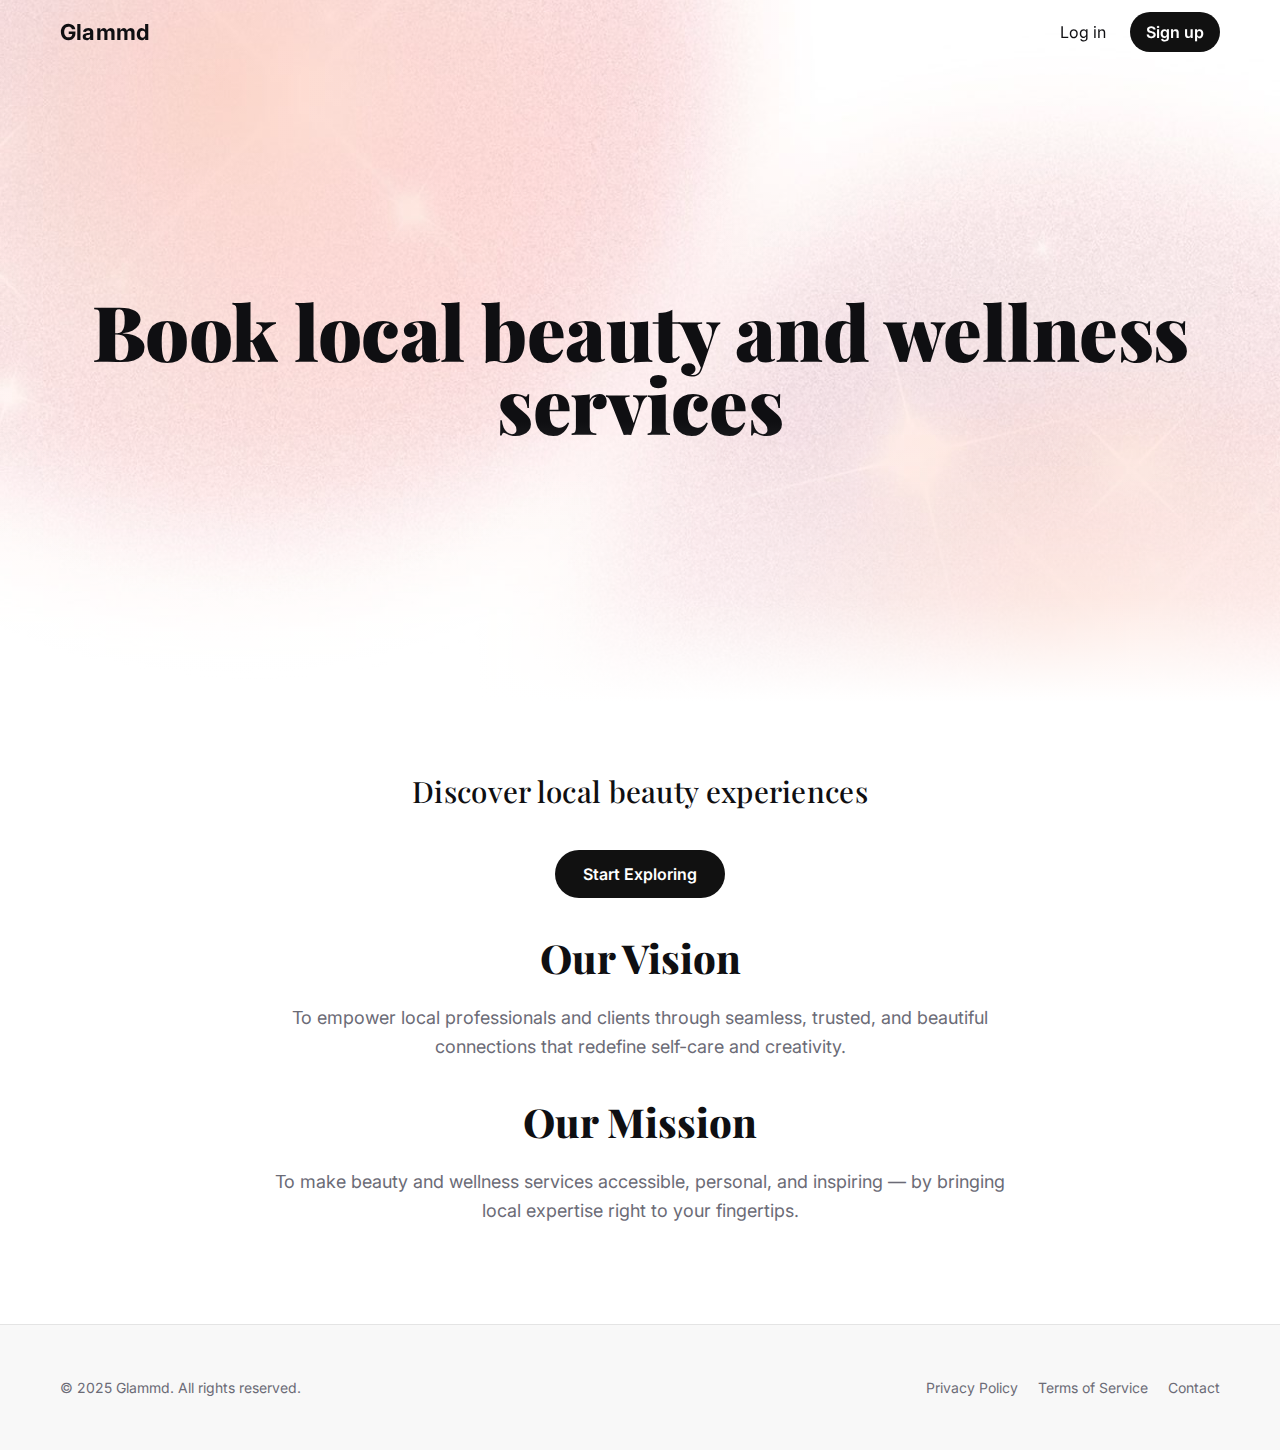
<file: intial/index.html>
<!doctype html>
<html lang="en">
<head>
  <meta charset="utf-8" />
  <meta name="viewport" content="width=device-width, initial-scale=1" />
  <title>Glammd</title>

  <!-- Fonts -->
  <link href="https://fonts.googleapis.com/css2?family=Playfair+Display:wght@700;800;900&family=Inter:wght@400;500;600&display=swap" rel="stylesheet">
  <link rel="stylesheet" href="common.css">

  <style>
:root {
  --hero-image: url("img/download.jpeg");
  --hero-min-h: min(78svh, 51.25rem); /* 820px */
}

.home .site-header {
  background: transparent;
  border-bottom: none;
  backdrop-filter: none;
  box-shadow: none;
}

.home .site-header.show {
  backdrop-filter: saturate(150%) blur(0.5rem);
  background: color-mix(in srgb, white 75%, transparent);
  border-bottom: 0.0625rem solid rgba(0,0,0,.06);
  box-shadow: 0 0.0625rem 0.625rem rgba(0,0,0,.04);
}

.hero {
  position: relative;
  min-height: var(--hero-min-h);
  display: grid;
  place-items: center;
  background-image:
    linear-gradient(rgba(255,255,255,0.25), rgba(255,255,255,0.25)),
    var(--hero-image);
  background-size: cover;
  background-position: center 20%;
  background-repeat: no-repeat;
}

.hero::after {
  content: "";
  position: absolute;
  inset: 0;
  background: linear-gradient(
    to bottom,
    rgba(255,255,255,0) 0%,
    rgba(255,255,255,0) 60%,
    rgba(255,255,255,0.4) 85%,
    rgba(255,255,255,1) 100%
  );
  pointer-events: none;
}

.hero-overlay {
  position: absolute;
  inset: 0;
  background: linear-gradient(
    180deg,
    rgba(255,255,255,.0) 0%,
    rgba(255,255,255,.06) 40%,
    rgba(255,255,255,.08) 100%
  );
}

.hero-content {
  position: relative;
  text-align: center;
  padding: 4.5rem 0 2.5rem; /* 72px 0 40px */
}

.hero-title {
  margin: 0;
  font-family: "Playfair Display", Georgia, serif;
  font-weight: 900;
  font-size: clamp(2.5rem, 6vw, 5.25rem); /* 40px–84px */
  line-height: 0.95;
  letter-spacing: -0.03125rem; /* -0.5px */
}

/* Vision / Mission Section */
.vision-section {
  text-align: center;
  padding: 0.3125rem 1.25rem 4.375rem 1.25rem; /* 5px 20px 70px 20px */
  max-width: 50rem; /* 800px */
  margin: 0 auto;
}

.vision-section h2 {
  font-family: "Playfair Display", serif;
  font-weight: 800;
  font-size: 2.5rem; /* 40px */
  margin-bottom: 1.25rem; /* 20px */
}

.vision-section p {
  font-size: 1.125rem; /* 18px */
  color: var(--muted);
  line-height: 1.6;
  margin-bottom: 1.75rem; /* 28px */
}

/* Explore Button */
.explore-btn {
  display: inline-block;
  margin-top: 1.5rem; /* 24px */
  background: var(--accent);
  color: var(--accent-text);
  text-decoration: none;
  font-weight: 600;
  padding: 0.875rem 1.75rem; /* 14px 28px */
  border-radius: 999px;
  transition: all 0.25s ease;
  font-size: 1rem; /* 16px */
}

.explore-btn:hover {
  background: color-mix(in srgb, var(--accent) 90%, black 10%);
  transform: translateY(-0.125rem); /* 2px */
  box-shadow: 0 0.25rem 0.75rem rgba(0,0,0,0.1); /* 4px 12px */
}

.explore-text {
  display: block;
  font-family: "Playfair Display", Georgia, serif;
  font-weight: 500;
  font-size: clamp(1.375rem, 2.3vw, 2rem); /* 22px–32px */
  color: var(--text);
  letter-spacing: 0.01875rem; /* 0.3px */
  margin-bottom: 1rem; /* 16px */
}


  </style>
</head>

<body class="home">
  <!-- Header -->
  <header id="siteHeader" class="site-header">
    <div class="container header-inner">
      <a class="brand" href="#">Glammd</a>
      <nav class="nav">
        <a href="#" class="nav-link">Log in</a>
        <a href="signup.html" class="cta">Sign up</a>
      </nav>
    </div>
  </header>

  <!-- Hero -->
  <section class="hero">
    <div class="hero-overlay"></div>
    <div class="container hero-content">
      <h1 class="hero-title">Book local beauty and wellness services</h1>
    </div>
  </section>
  

  <!-- Vision & Mission -->
  <main class="container page">
    <section class="vision-section">
	
	      <div class="explore-wrapper">
        <span class="explore-text">Discover local beauty experiences</span>
        <a href="MarketPlace.html" class="explore-btn">Start Exploring</a>
      </div>
	  
      <h2>Our Vision</h2>
      <p>To empower local professionals and clients through seamless, trusted, and beautiful connections that redefine self-care and creativity.</p>
      <h2>Our Mission</h2>
      <p>To make beauty and wellness services accessible, personal, and inspiring — by bringing local expertise right to your fingertips.</p>

    </section>
  </main>

  <!-- Footer -->
  <footer class="site-footer">
    <div class="container footer-inner">
      <p>© 2025 Glammd. All rights reserved.</p>
      <div class="footer-links">
        <a href="#">Privacy Policy</a>
        <a href="#">Terms of Service</a>
        <a href="#">Contact</a>
      </div>
    </div>
  </footer>

  <script src="homeScript.js"></script>
</body>
</html>
</file>
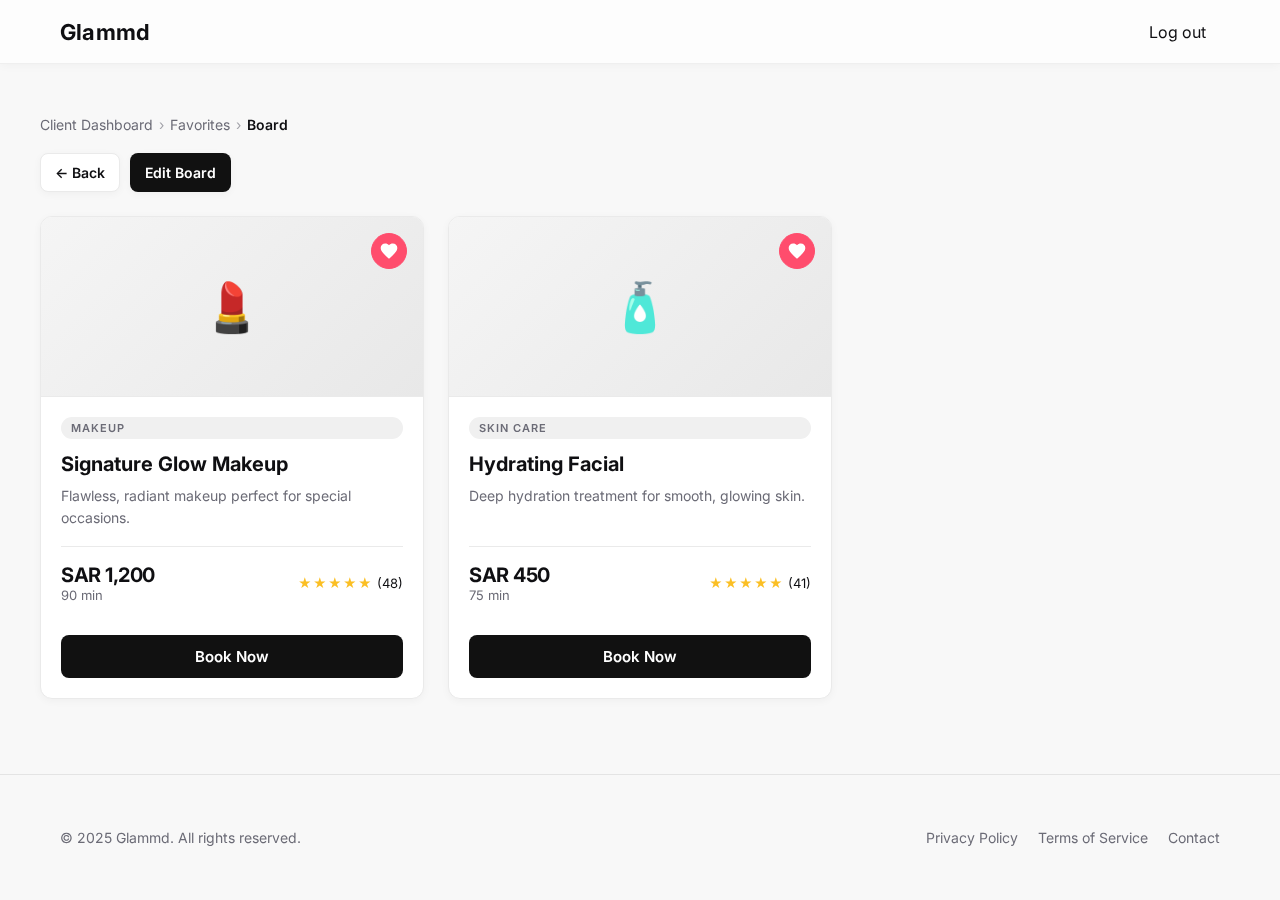
<file: intial/board.html>
<!doctype html>
<html lang="en" class="has-solid-header">
<head>
  <meta charset="utf-8" />
  <meta name="viewport" content="width=device-width, initial-scale=1" />
  <title>Glammd — Board</title>

  <!-- Fonts -->
  <link href="https://fonts.googleapis.com/css2?family=Playfair+Display:wght@700;800;900&family=Inter:wght@400;500;600&display=swap" rel="stylesheet">

  <!-- Shared Styles -->
  <link rel="stylesheet" href="common.css">

  <!-- Page-specific styles -->
  <style>
body{ background:#f8f8f8; }

.section{ padding: 2.5rem 0; }

.page-title{
  margin:0;
  font-family:'Playfair Display', serif;
  font-weight:900;
  font-size:clamp(1.75rem,3.5vw,2.75rem);
}

.actions{ display:flex; gap:0.625rem; flex-wrap:wrap; margin:0.875rem 0 1.5rem; }

.btn{
  display:inline-block; padding:0.625rem 0.875rem; border-radius:0.5rem;
  text-decoration:none; font-weight:600; font-size:0.875rem;
  background:#fff; color:var(--text);
  border:1px solid #eaeaea; box-shadow:0 0.125rem 0.5rem rgba(0,0,0,.04);
}
.btn.primary{ background:var(--accent); color:#fff; border-color:transparent; }

.services-grid{
  display:grid; gap:1.5rem;
  grid-template-columns: repeat(auto-fill, minmax(20rem, 1fr));
}

.service-card{
  background:#fff; border:1px solid #eaeaea; border-radius:0.75rem;
  overflow:hidden; box-shadow:0 0.125rem 0.5rem rgba(0,0,0,.04);
  display:flex; flex-direction:column; transition:transform .2s ease, box-shadow .2s ease;
  position:relative;
}
.service-card:hover{ transform: translateY(-0.1875rem); box-shadow:0 0.5rem 1.5rem rgba(0,0,0,.1); }

.service-image{
  width:100%; height:11.25rem;
  background:linear-gradient(135deg,#f5f5f5 0%, #e8e8e8 100%);
  display:flex; align-items:center; justify-content:center; font-size:3rem;
  border-bottom:1px solid #eaeaea;
}

.service-content{ padding:1.25rem; display:flex; flex-direction:column; flex:1; }
.service-category{
  display:inline-block; padding:0.25rem 0.625rem; background:#f0f0f0; border-radius:999px;
  font-size:0.6875rem; text-transform:uppercase; letter-spacing:1px; font-weight:600; color:var(--muted); margin-bottom:0.75rem;
}
.service-title{ margin:0 0 0.5rem; font-weight:700; font-size:1.25rem; line-height:1.3; }
.service-description{ margin:0 0 1rem; color:var(--muted); font-size:0.875rem; line-height:1.6; }

.service-meta{
  display:flex; justify-content:space-between; align-items:center;
  padding-top:1rem; border-top:1px solid #eaeaea; margin-top:auto; margin-bottom:0.75rem;
}
.service-price{ font-weight:700; font-size:1.25rem; letter-spacing:-0.03125rem; }
.service-duration{ color:var(--muted); font-size:0.8125rem; }
.service-rating{ display:flex; align-items:center; gap:0.25rem; font-size:0.8125rem; }
.stars{ color:#fbbf24; letter-spacing:1px; }

.service-footer{ padding:0 1.25rem 1.25rem; }
.btn-book{
  width:100%; padding:0.75rem 1.25rem; background:var(--accent); color:#fff; border:none;
  border-radius:0.5rem; font-weight:600; font-size:0.9375rem; cursor:pointer; transition:opacity .2s ease; font-family:inherit;
  text-decoration:none; display:inline-block; text-align:center;
}
.btn-book:hover{ opacity:.9; }

.empty{
  background:#fff; border:1px dashed #e2e2e2; border-radius:0.75rem;
  padding:1.5rem; color:var(--muted); text-align:center;
  box-shadow:0 0.125rem 0.5rem rgba(0,0,0,.04); margin-top:1rem;
}

@media (max-width: 48rem){
  .services-grid{ grid-template-columns: 1fr; }
}

/* Favorite heart button (always active) */
.favorite-btn {
  position: absolute;
  top: 1rem;
  right: 1rem;
  background: #fff;
  border: 1px solid #e0e0e0;
  border-radius: 50%;
  width: 2.25rem;
  height: 2.25rem;
  display: flex;
  align-items: center;
  justify-content: center;
  cursor: default;
  transition: all 0.2s ease;
  z-index: 2;
}

.favorite-btn svg {
  width: 1.25rem;
  height: 1.25rem;
  fill: #ccc;
  transition: fill 0.2s ease;
}

.favorite-btn.active {
  background: #ff4d6d;
  border-color: #ff4d6d;
}

.favorite-btn.active svg {
  fill: #fff;
}

.nav-link {
  text-decoration: none;
  color: var(--text);
  padding: 0.625rem 0.875rem;
  border-radius: 999px;
}
  </style>
</head>

<body class="has-solid-header">
  <!-- Header -->
  <header id="siteHeader" class="site-header">
    <div class="container header-inner">
      <a class="brand" href="index.html">Glammd</a>
      <nav class="nav">
        <a href="index.html" class="nav-link">Log out</a>
      </nav>
    </div>
  </header>

  <!-- Main -->
  <main class="page">
    <div class="container section">
      <div class="container breadcrumbs-wrap">
        <nav aria-label="Breadcrumb">
          <ol class="breadcrumbs">
            <li><a href="clientdashboard.html">Client Dashboard</a></li>
            <li><a href="favorites.html">Favorites</a></li>
            <li><span class="current" id="crumb-current">Board</span></li>
          </ol>
        </nav>
      </div>

      <div class="actions">
        <a class="btn" href="favorites.html">← Back</a>
        <a class="btn primary" href="#" aria-disabled="true">Edit Board</a>
      </div>

      <!-- Services -->
      <div class="services-grid" id="services-grid">

        <article class="service-card">
          <button class="favorite-btn active" aria-label="Saved to favorites">
            <svg xmlns="http://www.w3.org/2000/svg" viewBox="0 0 24 24">
              <path d="M12 21.35l-1.45-1.32C5.4 15.36 2 12.28 2 8.5
              2 5.42 4.42 3 7.5 3c1.74 0 3.41.81 4.5 2.09C13.09 3.81
              14.76 3 16.5 3 19.58 3 22 5.42 22 8.5c0 3.78-3.4 6.86-8.55
              11.54L12 21.35z"/>
            </svg>
          </button>
          <div class="service-image">💄</div>
          <div class="service-content">
            <span class="service-category">Makeup</span>
            <h3 class="service-title">Signature Glow Makeup</h3>
            <p class="service-description">Flawless, radiant makeup perfect for special occasions.</p>
            <div class="service-meta">
              <div>
                <div class="service-price">SAR 1,200</div>
                <div class="service-duration">90 min</div>
              </div>
              <div class="service-rating"><span class="stars">★★★★★</span><span>(48)</span></div>
            </div>
          </div>
          <div class="service-footer">
            <a href="booking.html" class="btn-book">Book Now</a>
          </div>
        </article>

        <article class="service-card">
          <button class="favorite-btn active" aria-label="Saved to favorites">
            <svg xmlns="http://www.w3.org/2000/svg" viewBox="0 0 24 24">
              <path d="M12 21.35l-1.45-1.32C5.4 15.36 2 12.28 2 8.5
              2 5.42 4.42 3 7.5 3c1.74 0 3.41.81 4.5 2.09C13.09 3.81
              14.76 3 16.5 3 19.58 3 22 5.42 22 8.5c0 3.78-3.4 6.86-8.55
              11.54L12 21.35z"/>
            </svg>
          </button>
          <div class="service-image">🧴</div>
          <div class="service-content">
            <span class="service-category">Skin Care</span>
            <h3 class="service-title">Hydrating Facial</h3>
            <p class="service-description">Deep hydration treatment for smooth, glowing skin.</p>
            <div class="service-meta">
              <div>
                <div class="service-price">SAR 450</div>
                <div class="service-duration">75 min</div>
              </div>
              <div class="service-rating"><span class="stars">★★★★★</span><span>(41)</span></div>
            </div>
          </div>
          <div class="service-footer">
            <a href="booking.html" class="btn-book">Book Now</a>
          </div>
        </article>
      </div>
    </div>
  </main>

  <!-- Footer -->
  <footer class="site-footer">
    <div class="container footer-inner">
      <p>© 2025 Glammd. All rights reserved.</p>
      <div class="footer-links">
        <a href="#">Privacy Policy</a>
        <a href="#">Terms of Service</a>
        <a href="#">Contact</a>
      </div>
    </div>
  </footer>
</body>
</html>
</file>
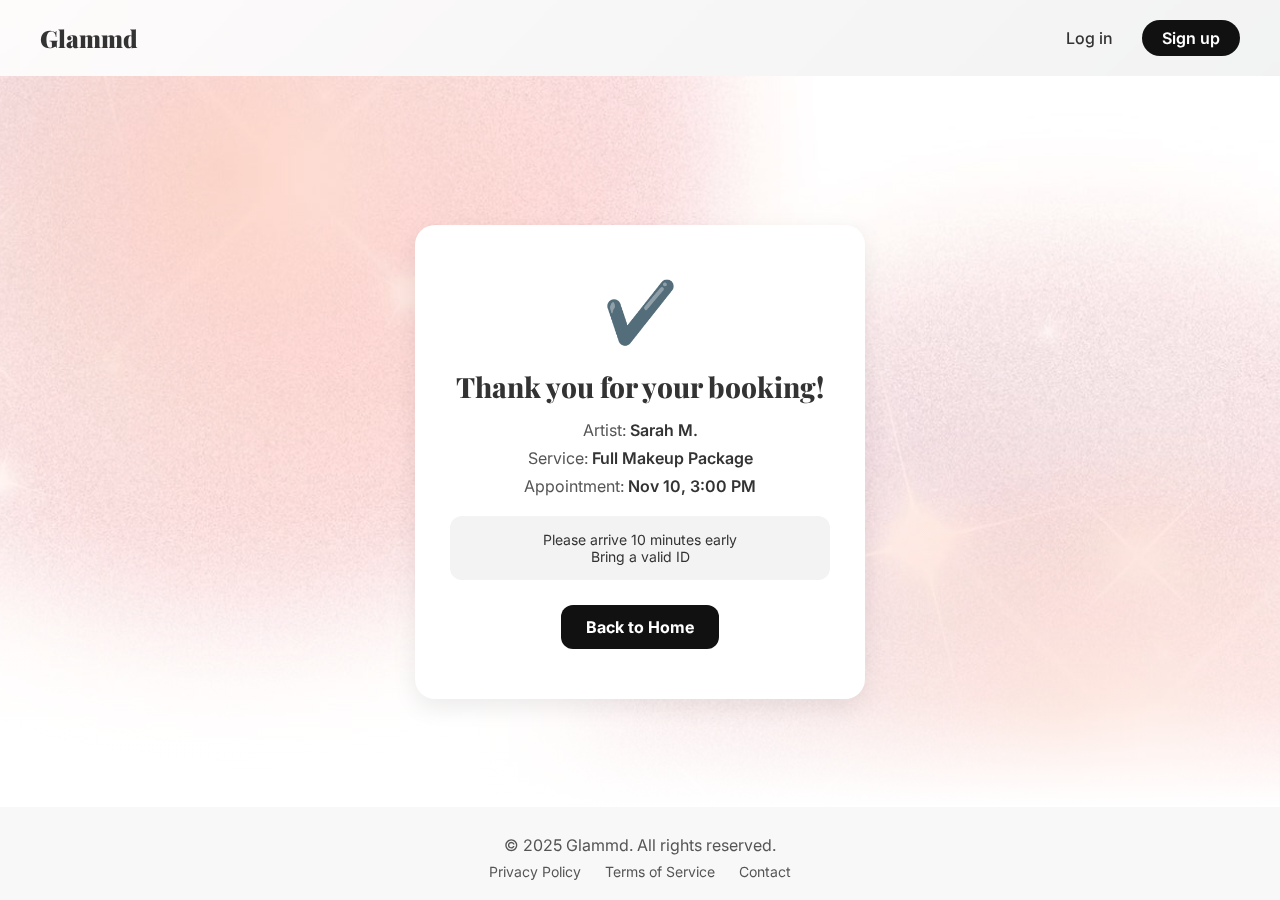
<file: intial/booked.html>
<!DOCTYPE html>
<html lang="en">
<head>
  <meta charset="UTF-8" />
  <meta name="viewport" content="width=device-width, initial-scale=1.0" />
  <title>Booking Successful - Glammd</title>

  <link href="https://fonts.googleapis.com/css2?family=Playfair+Display:wght@700;800;900&family=Inter:wght@400;500;600&display=swap" rel="stylesheet">
  <style>
    :root {
      --accent-color: #111; 
      --muted: #555;
      --text: #333;
      --hero-image: url("img/download.jpeg");
    }

    * { box-sizing: border-box; margin: 0; padding: 0; }

    body {
      font-family: 'Inter', sans-serif;
      min-height: 100vh;
      display: flex;
      flex-direction: column;
      background: linear-gradient(135deg, #fdfbfb, #ebedee);
      color: var(--text);
    }

    /* ===== Header ===== */
    .site-header{
      position: sticky;
      top: 0;
      z-index: 100;
      display: flex;
      justify-content: space-between;
      align-items: center;
      padding: 20px 0;
      background: transparent;
      border-bottom: none;
      backdrop-filter: saturate(150%) blur(8px);
    }

    .header-inner{
      display:flex;
      align-items:center;
      justify-content:space-between;
      max-width:1200px;
      margin-inline:auto;
      width:100%;
    }
    .brand {
  background: transparent !important;

  font-family: "Playfair Display", serif; 
  font-weight: 900;                       
  font-size: 24px;
  color: var(--text);                     
  text-decoration: none;
  background: transparent;                 
}

    .nav{ display:flex; gap:15px; }

    .nav-link{
      text-decoration:none;
      color:var(--text);
      font-weight:500;
      padding:8px 14px;
      border-radius:999px;
      transition: background .2s ease;
    }
    .nav-link:hover{ background: rgba(0,0,0,.05); }

    .cta{
      text-decoration:none;
      color:#fff;
      background: var(--accent-color);
      padding:8px 20px;
      border-radius:999px;
      font-weight:600;
      transition: opacity .2s ease;
    }
    .cta:hover{ opacity: .85; }

    /* ===== Main Hero + Card ===== */
    main {
      flex: 1;
      display: flex;
      justify-content: center;
      align-items: center;
      padding: 120px 20px 80px;
      position: relative;
      background-image:
        linear-gradient(rgba(255,255,255,0.25), rgba(255,255,255,0.25)),
        var(--hero-image);
      background-size: cover;
      background-position: center 20%;
      background-repeat: no-repeat;
    }

    main::after {
      content: "";
      position: absolute;
      inset: 0;
      background: linear-gradient(
        to bottom,
        rgba(255,255,255,0) 0%,
        rgba(255,255,255,0) 60%,
        rgba(255,255,255,0.4) 85%,
        rgba(255,255,255,1) 100%
      );
      pointer-events:none;
    }

    .success-container {
      background: #fff;
      border-radius: 20px;
      padding: 50px 35px;
      box-shadow: 0 8px 25px rgba(0,0,0,0.08);
      text-align: center;
      max-width: 450px;
      width: 100%;
      position: relative;
      z-index: 1;
    }

    h1 {
      font-family: "Playfair Display", serif;
      font-weight: 800;
      font-size: 28px;
      margin-bottom: 15px;
      color: var(--text);
    }

    p {
      font-size: 16px;
      margin: 8px 0;
      color: var(--muted);
    }

    .service {
      font-weight: 600;
      color: var(--text);
    }

    .instructions {
      background: rgba(17,17,17,0.05); 
      padding: 15px;
      border-radius: 12px;
      margin-top: 20px;
      font-size: 14px;
      color: var(--text);
    }

    .btn-home {
      display: inline-block;
      margin-top: 25px;
      padding: 12px 25px;
      background: var(--accent-color);
      color: #fff;
      border-radius: 12px;
      text-decoration: none;
      font-weight: bold;
      transition: all 0.3s ease;
    }

    .btn-home:hover {
      transform: translateY(-3px);
      box-shadow: 0 6px 18px rgba(17,17,17,0.25);
    }

    /* Footer */
    .site-footer {
      background: #f8f8f8;
      padding: 20px 0;
      text-align: center;
      font-size: 14px;
      color: var(--muted);
    }
    .site-footer a {
      margin: 0 10px;
      color: var(--muted);
      text-decoration: none;
    }
  </style>
</head>
  <body>
    <!-- Header -->
    <header id="siteHeader" class="site-header">
      <div class="container header-inner">
        <a class="brand" href="index.html">Glammd</a>
        <nav class="nav">
          <a href="index.html" class="nav-link">Log in</a>
          <a href="signup.html" class="cta">Sign up</a>
        </nav>
      </div>
    </header>

  <!-- Main Success Content -->
  <main class="hero">
    <div class="success-container">
      <div class="success-icon" style="font-size:60px; color:#4CAF50; margin-bottom:20px;">✔️</div>
      <h1>Thank you for your booking!</h1>
      <p>Artist: <span class="service">Sarah M.</span></p>
      <p>Service: <span class="service">Full Makeup Package</span></p>
      <p>Appointment: <span class="service">Nov 10, 3:00 PM</span></p>

      <div class="instructions">
        Please arrive 10 minutes early<br>
        Bring a valid ID
      </div>

      <a href="index.html" class="btn-home">Back to Home</a>
    </div>
  </main>

  <!-- Footer -->
  <footer class="site-footer">
    <p>© 2025 Glammd. All rights reserved.</p>
    <div class="footer-links">
      <a href="#">Privacy Policy</a>
      <a href="#">Terms of Service</a>
      <a href="#">Contact</a>
    </div>
  </footer>
</body>
</html>
</file>
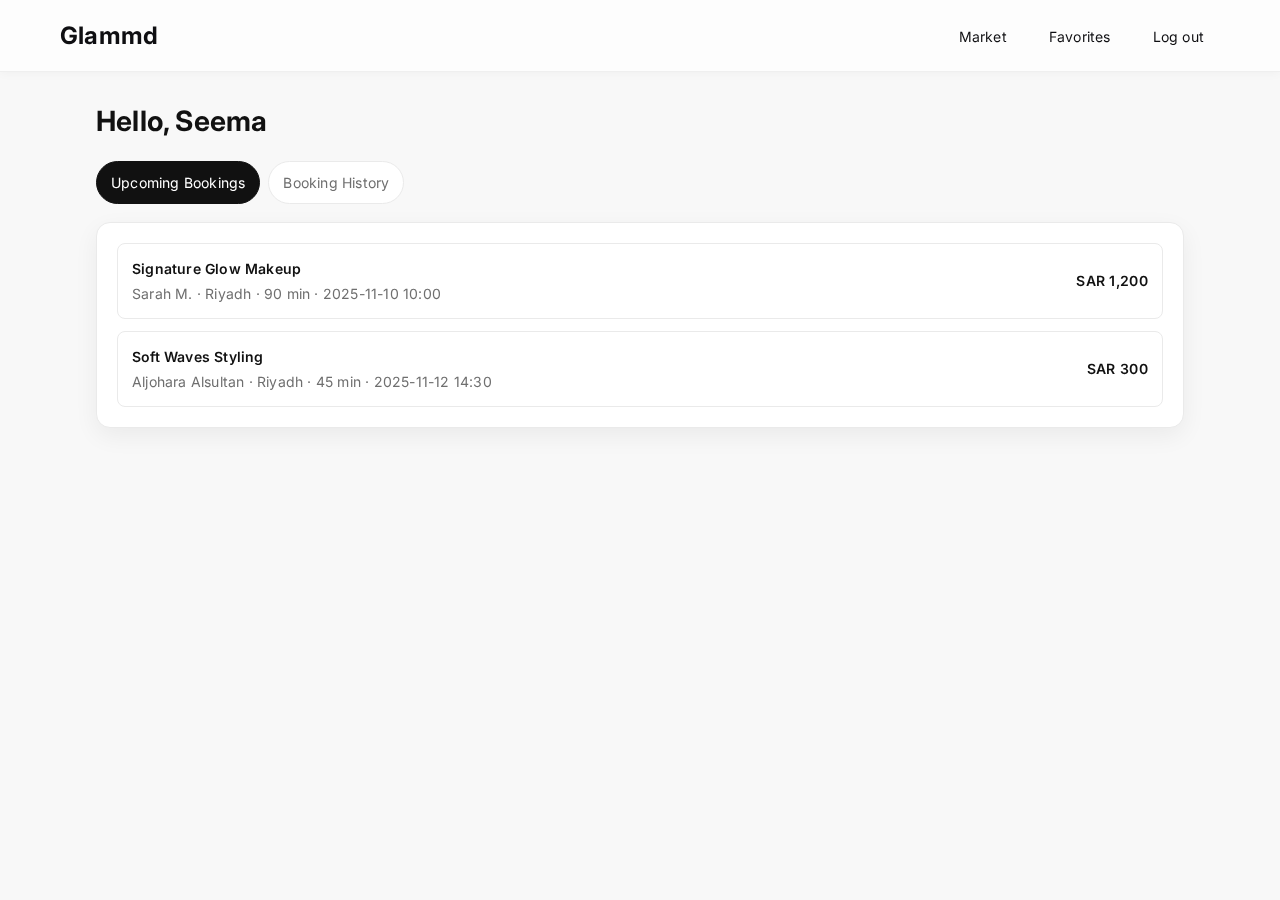
<file: intial/clientdashboard.html>
<!DOCTYPE html>
<html lang="en" class="has-solid-header">
<head>
<meta charset="utf-8" />
<meta name="viewport" content="width=device-width, initial-scale=1" />
<title>Client Dashboard</title>

<!-- Fonts: display + ui -->
<link href="https://fonts.googleapis.com/css2?family=Playfair+Display:wght@700;800;900&family=Inter:wght@400;500;600&display=swap" rel="stylesheet">
<style>

*,*::before,*::after{ box-sizing:border-box }
:root{
    --bg:#f8f8f8; --panel:#ffffff; --ink:#111; --muted:#6f6f6f; --line:#eaeaea;
    --accent:#111; --success:#0f7b47; --danger:#a11616;
    --r-sm:8px; --r-md:14px; --sh-1:0 1px 2px rgba(0,0,0,.04); --sh-2:0 8px 24px rgba(0,0,0,.06);
    --text:#0f0f12; --accent-text:#fff; --container:1200px;
}
html,body{height:100%}
body{
    margin:0; background:var(--bg); color:var(--ink);
    font:14px/1.5 Inter, system-ui, -apple-system, "Segoe UI", Roboto, "Helvetica Neue", Arial, sans-serif;
    letter-spacing:.2px;
}
.container{max-width:var(--container); margin-inline:auto; padding-inline:20px; width:100%}

/* Header updated */
.site-header{
    position:fixed; top:0; left:0; right:0; z-index:50; height:72px; /* updated height */
    backdrop-filter:saturate(150%) blur(8px); -webkit-backdrop-filter:saturate(150%) blur(8px);
    background:color-mix(in srgb, white 75%, transparent);
    border-bottom:1px solid rgba(0,0,0,.06);
    box-shadow:0 1px 10px rgba(0,0,0,.04);
}
.header-inner{ height:72px; display:flex; align-items:center; justify-content:space-between; }
.brand{ text-decoration:none; color:var(--text); font-weight:700; font-size:24px; letter-spacing:.2px; } /* updated font size */
.nav{ display:flex; gap:10px }
.nav-link{
    text-decoration:none; color:var(--text);
    padding:12px 16px; /* updated padding to match services page */
    border-radius:999px;
}

main.page{ padding-top:72px } /* updated to match header height */
.wrap{ max-width:1120px; margin:28px auto 80px; padding:0 16px; }

.tabs{ display:flex; gap:8px; margin-bottom:18px; flex-wrap:wrap; }
.tabs a{ text-decoration:none; color:var(--muted); padding:10px 14px; border:1px solid var(--line); border-radius:999px; background:#fff; transition:all .2s ease; }
.tabs a:hover{ color:var(--ink); transform:translateY(-1px) }
.tabs a[href="#upcoming"]{ color:#fff; background:var(--accent); border-color:var(--accent); }
:target ~ .tabs a[href="#upcoming"], :target ~ .tabs a[href="#history"]{ color:var(--muted); background:#fff; border-color:var(--line); }
#history:target ~ .tabs a[href="#history"]{ color:#fff; background:var(--accent); border-color:var(--accent); }

.section{ display:none; }
.section.default-visible{ display:block; }

.panel{ background:var(--panel); border:1px solid var(--line); border-radius:var(--r-md); box-shadow:var(--sh-2); padding:20px; }
.panel h2, .panel h1{ font-size:18px; margin:0 0 18px 0; letter-spacing:.3px; }
.muted{ color:var(--muted) }

.grid{ display:grid; gap:16px; }
@media (min-width:860px){ .grid-2{ grid-template-columns:1.2fr 1fr; } }

.list{ display:grid; gap:12px; margin-top:6px; }
.item{
    display:grid; grid-template-columns:1fr auto; gap:16px; align-items:center;
    padding:14px; border:1px solid var(--line); border-radius:var(--r-sm); background:#fff;
}
.meta{ display:grid; gap:4px; }
.title{ font-weight:600; }
.price{ font-weight:600; letter-spacing:.3px }
.actions{ display:flex; align-items:center; gap:8px; }

</style>

</head>
<body class="has-solid-header">

<header id="siteHeader" class="site-header">
  <div class="container header-inner">
    <a class="brand" href="index.html">Glammd</a>
    <nav class="nav">
      <a href="MarketPlace.html" class="nav-link">Market</a>
      <a href="favorites.html" class="nav-link">Favorites</a>
      <a href="index.html" class="nav-link">Log out</a>
    </nav>
  </div>
</header>

<main class="page">
  <div class="wrap">

    <h1>Hello, Seema</h1>

    <nav class="tabs">
      <a href="#upcoming">Upcoming Bookings</a>
      <a href="#history">Booking History</a>
    </nav>

    <div class="content">

      <!-- Upcoming Bookings -->
      <section id="upcoming" class="section default-visible">
        <div class="panel list">
          <div class="item">
            <div class="meta">
              <div class="title">Signature Glow Makeup</div>
              <div class="muted">Sarah M. · Riyadh · 90 min · 2025-11-10 10:00</div>
            </div>
            <div class="actions">
              <span class="price">SAR 1,200</span>
            </div>
          </div>
          <div class="item">
            <div class="meta">
              <div class="title">Soft Waves Styling</div>
              <div class="muted">Aljohara Alsultan · Riyadh · 45 min · 2025-11-12 14:30</div>
            </div>
            <div class="actions">
              <span class="price">SAR 300</span>
            </div>
          </div>
        </div>
      </section>

      <!-- Booking History -->
      <section id="history" class="section">
        <div class="panel list">
          <div class="item">
            <div class="meta">
              <div class="title">Evening Glam</div>
              <div class="muted">Sarah M. · Riyadh · 60 min · 2025-10-30 18:00</div>
            </div>
            <div class="actions">
              <span class="price">SAR 650</span>
            </div>
          </div>
          <div class="item">
            <div class="meta">
              <div class="title">Gel Manicure</div>
              <div class="muted">Layan Abdulaziz · Riyadh · 50 min · 2025-10-28 16:30</div>
            </div>
            <div class="actions">
              <span class="price">SAR 180</span>
            </div>
          </div>
          <div class="item">
            <div class="meta">
              <div class="title">Hydrating Facial</div>
              <div class="muted">Sarah M. · Riyadh · 75 min · 2025-10-25 11:00</div>
            </div>
            <div class="actions">
              <span class="price">SAR 450</span>
            </div>
          </div>
        </div>
      </section>

    </div>
  </div>
</main>

<script>
  // Tabs functionality
  const tabs = document.querySelectorAll('.tabs a');
  const sections = document.querySelectorAll('.section');
  tabs.forEach(tab=>{
    tab.addEventListener('click', e=>{
      e.preventDefault();
      sections.forEach(s=>s.style.display='none');
      tabs.forEach(t=>t.classList.remove('active'));
      const target = document.querySelector(tab.getAttribute('href'));
      target.style.display='block';
      tab.classList.add('active');
    });
  });
</script>

</body>
</html>
</file>
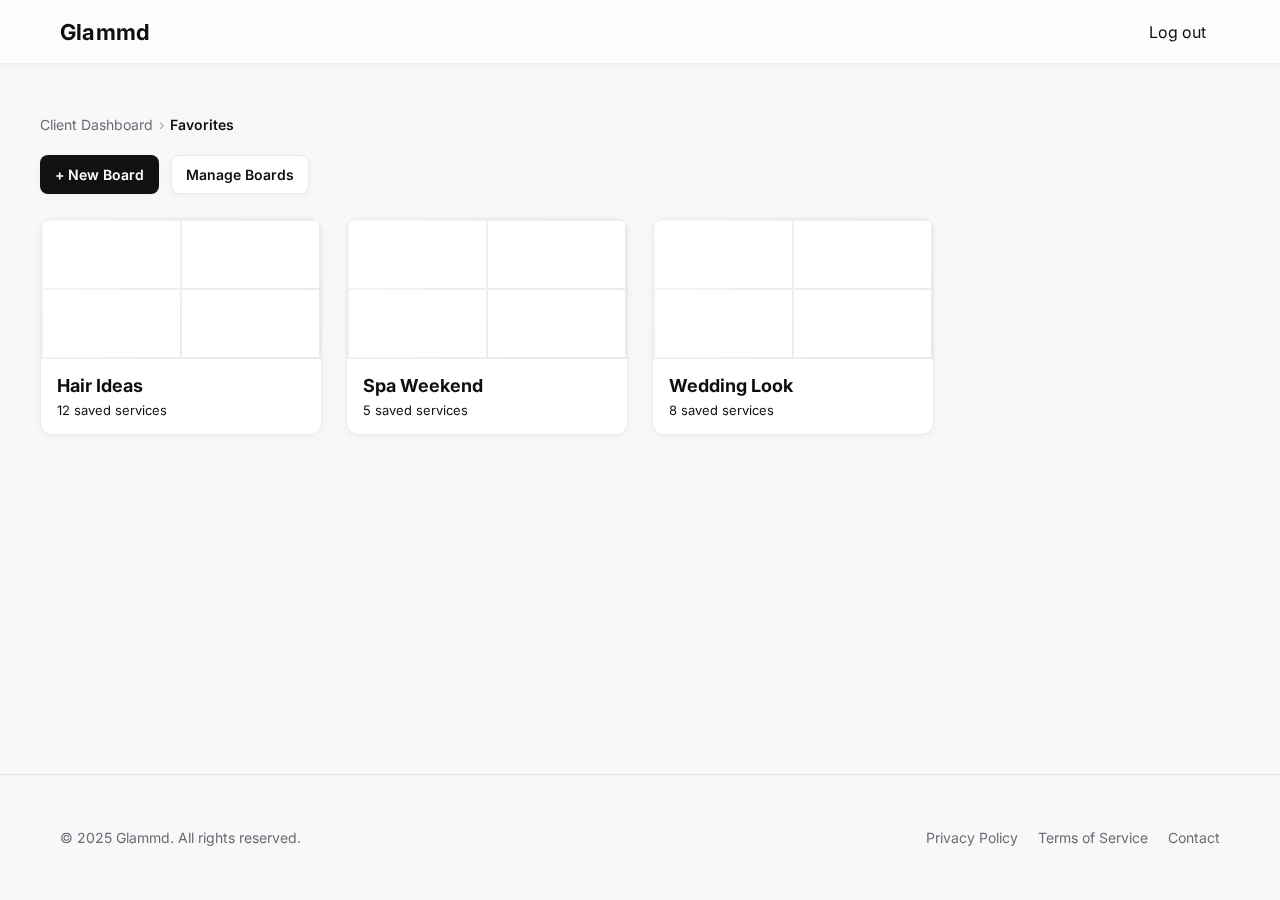
<file: intial/favorites.html>
<!doctype html>
<html lang="en" class="has-solid-header">
<head>
  <meta charset="utf-8" />
  <meta name="viewport" content="width=device-width, initial-scale=1" />
  <title>Glammd — Favorites</title>

  <!-- Fonts -->
  <link href="https://fonts.googleapis.com/css2?family=Playfair+Display:wght@700;800;900&family=Inter:wght@400;500;600&display=swap" rel="stylesheet">

  <!-- Shared Styles -->
  <link rel="stylesheet" href="common.css">

  <!-- Page-specific styles (mirrors Services page look/feel) -->
  <style>
    body{ background:#f8f8f8; }

    .section{ padding: 40px 0; }
    .page-title{
      margin:0;
      font-family:'Playfair Display', serif;
      font-weight:900;
      font-size:clamp(32px,4vw,56px);
    }

    .boards-toolbar{
      display:flex; gap:12px; flex-wrap:wrap;
      margin: 16px 0 24px;
    }
    .btn{
      display:inline-block; padding:10px 14px; border-radius:8px;
      text-decoration:none; font-weight:600; font-size:14px;
      background:#fff; color:var(--text);
      border:1px solid #eaeaea; box-shadow:0 2px 8px rgba(0,0,0,.04);
    }
    .btn.primary{ background:var(--accent); color:#fff; border-color:transparent; }

    .boards-grid{
      display:grid; gap:24px;
      grid-template-columns: repeat(auto-fill, minmax(260px, 1fr));
    }

    .board-card{
      background:#fff; border:1px solid #eaeaea; border-radius:12px;
      overflow:hidden; box-shadow:0 2px 8px rgba(0,0,0,.04);
      transition: transform .2s ease, box-shadow .2s ease;
      display:flex; flex-direction:column;
    }
    .board-card:hover{ transform: translateY(-3px); box-shadow:0 8px 24px rgba(0,0,0,.1); }

    .board-thumb{
      height:140px; background: linear-gradient(135deg,#f5f5f5 0%, #e8e8e8 100%);
      display:grid; grid-template-columns:1fr 1fr; gap:2px; padding:2px;
    }
    .board-thumb div{ background:#fff; }

    .board-content{ padding:16px; }
    .board-title{ margin:0 0 6px; font-weight:700; font-size:18px; }
    .board-sub{ margin:0; color:var(--muted); font-size:13px; }

    .empty{
      background:#fff; border:1px dashed #e2e2e2; border-radius:12px;
      padding:24px; color:var(--muted); text-align:center;
      box-shadow:0 2px 8px rgba(0,0,0,.04); margin-top:16px;
    }
	
	.nav-link {
  text-decoration: none;
  color: var(--text);
  padding: 10px 14px;
  border-radius: 999px;
}

/* Make the whole card-link look like a card, not a hyperlink */
.board-card{
  text-decoration: none;       /* remove underline */
  color: var(--text);          /* normal text color */
}
.board-card:visited{
  color: var(--text);          /* prevent purple after visiting */
}
/* Ensure inner text inherits and never underlines */
.board-card .board-title,
.board-card .board-sub{
  color: inherit;
  text-decoration: none;
}
  </style>
</head>

<body class="has-solid-header">
  <!-- Header -->
  <header id="siteHeader" class="site-header">
    <div class="container header-inner">
      <a class="brand" href="index.html">Glammd</a>
      <nav class="nav">
      <a href="index.html" class="nav-link">Log out</a>
      </nav>
    </div>
  </header>

  <!-- Main -->
  <main class="page">
    <div class="container section">
	 <div class="container breadcrumbs-wrap">
  <nav aria-label="Breadcrumb">
    <ol class="breadcrumbs">
      <li><a href="clientdashboard.html">Client Dashboard</a></li>
      <li><span class="current">Favorites</span></li>
    </ol>
  </nav>
</div>
	  

      <div class="boards-toolbar">
        <a href="#" class="btn primary" aria-disabled="true">+ New Board</a>
        <a href="#" class="btn" aria-disabled="true">Manage Boards</a>
      </div>

      <!-- Boards -->
      <div class="boards-grid">
        <!-- Example static boards; replace with real later -->
        <a class="board-card" href="board.html?id=hair-ideas&name=Hair%20Ideas">
          <div class="board-thumb">
            <div></div><div></div><div></div><div></div>
          </div>
          <div class="board-content">
            <h3 class="board-title">Hair Ideas</h3>
            <p class="board-sub">12 saved services</p>
          </div>
        </a>

        <a class="board-card" href="board.html?id=spa-weekend&name=Spa%20Weekend">
          <div class="board-thumb">
            <div></div><div></div><div></div><div></div>
          </div>
          <div class="board-content">
            <h3 class="board-title">Spa Weekend</h3>
            <p class="board-sub">5 saved services</p>
          </div>
        </a>

        <a class="board-card" href="board.html?id=wedding-look&name=Wedding%20Look">
          <div class="board-thumb">
            <div></div><div></div><div></div><div></div>
          </div>
          <div class="board-content">
            <h3 class="board-title">Wedding Look</h3>
            <p class="board-sub">8 saved services</p>
          </div>
        </a>
      </div>

      <!-- Empty state (show this instead if no boards) -->
      <!-- <p class="empty">You don’t have any boards yet. Create one to save services you love.</p> -->
    </div>
  </main>

  <!-- Footer -->
  <footer class="site-footer">
    <div class="container footer-inner">
      <p>© 2025 Glammd. All rights reserved.</p>
      <div class="footer-links">
        <a href="#">Privacy Policy</a>
        <a href="#">Terms of Service</a>
        <a href="#">Contact</a>
      </div>
    </div>
  </footer>
</body>
</html>
</file>
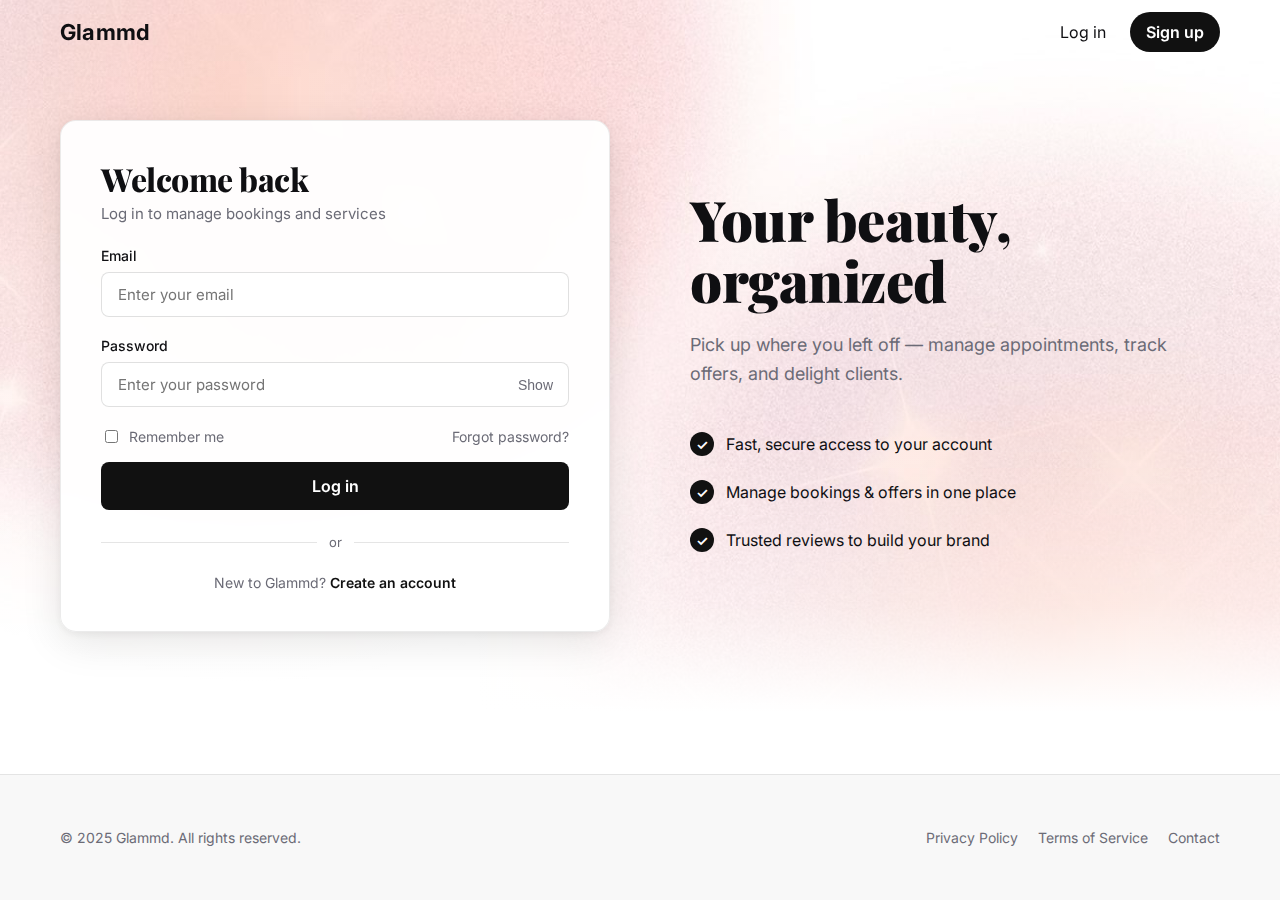
<file: intial/login.html>
<!doctype html>
<html lang="en">
<head>
  <meta charset="utf-8" />
  <meta name="viewport" content="width=device-width, initial-scale=1" />
  <title>Log In - Glammd</title>


  <link href="https://fonts.googleapis.com/css2?family=Playfair+Display:wght@700;800;900&family=Inter:wght@400;500;600&display=swap" rel="stylesheet">

  <style>
 
    :root{
      --bg:#fff; --text:#0f0f12; --muted:#6b6b76;
      --accent:#111; --accent-text:#fff; --container:1200px;
      --hero-image: url("img/download.jpeg");
      --hero-min-h: min(78svh, 51.25rem);
    }

    *{box-sizing:border-box}
    html,body{height:100%}
    body{
      margin:0; display:flex; flex-direction:column; min-height:100svh;
      font-family:Inter,system-ui,-apple-system,Segoe UI,Roboto,"Helvetica Neue",Arial,sans-serif;
      color:var(--text); background:var(--bg);
    }
    .container{max-width:var(--container); margin-inline:auto; padding-inline:20px; width:100%}

   
    .site-header{
      position:fixed; top:0; left:0; right:0; z-index:50;
      height:64px; display:block; transition:
        background .25s ease, border-color .25s ease,
        backdrop-filter .25s ease, -webkit-backdrop-filter .25s ease, box-shadow .25s ease;
      background: transparent; border-bottom: none; backdrop-filter: none; -webkit-backdrop-filter: none; box-shadow: none;
    }
    .site-header.show{
      backdrop-filter: saturate(150%) blur(8px);
      -webkit-backdrop-filter: saturate(150%) blur(8px);
      background: color-mix(in srgb, white 75%, transparent);
      border-bottom: 1px solid rgba(0,0,0,.06);
      box-shadow: 0 1px 10px rgba(0,0,0,.04);
    }
    .header-inner{ height:64px; display:flex; align-items:center; justify-content:space-between; }
    .brand{ text-decoration:none; color:var(--text); font-weight:700; font-size:22px; letter-spacing:.2px }
    .nav{ display:flex; gap:10px }
    .nav-link{ text-decoration:none; color:var(--text); padding:10px 14px; border-radius:999px; transition: background .2s ease }
    .nav-link:hover{ background: rgba(0,0,0,.05) }
    .cta{ text-decoration:none; color:var(--accent-text); background:var(--accent); padding:10px 16px; border-radius:999px; font-weight:600; transition: opacity .2s ease }
    .cta:hover{ opacity:.85 }

    
    .hero{
      position: relative;
      padding: 120px 0 80px;
      background-image:
        linear-gradient(rgba(255,255,255,0.25), rgba(255,255,255,0.25)),
        var(--hero-image);
      background-size: cover;
      background-position: center 20%;
      background-repeat: no-repeat;
    }
    .hero::after{
      content:""; position:absolute; inset:0;
      background: linear-gradient(to bottom,
        rgba(255,255,255,0) 0%,
        rgba(255,255,255,0) 60%,
        rgba(255,255,255,0.4) 85%,
        rgba(255,255,255,1) 100%);
      pointer-events:none;
    }
    .hero-overlay{
      position:absolute; inset:0;
      background: linear-gradient(180deg, rgba(255,255,255,.0) 0%, rgba(255,255,255,.06) 40%, rgba(255,255,255,.08) 100%);
    }
    .hero-content{
      position: relative; z-index: 10;
      display: grid; grid-template-columns: 1fr 1fr; gap: 60px; align-items: center;
    }

    .login-card{
      position: relative; z-index: 10;
      background: rgba(255, 255, 255, 0.95);
      backdrop-filter: blur(10px); -webkit-backdrop-filter: blur(10px);
      border-radius: 16px; padding: 40px; width: 100%;
      box-shadow: 0 10px 40px rgba(0,0,0,.1), 0 2px 8px rgba(0,0,0,.06);
      border: 1px solid rgba(0,0,0,.08);
    }
    .login-title{
      margin: 0 0 8px;
      font-family: "Playfair Display", Georgia, "Times New Roman", serif;
      font-weight: 800; font-size: 32px; line-height: 1.1; letter-spacing: -0.5px;
    }
    .login-subtitle{ margin: 0 0 24px; color: var(--muted); font-size: 15px; }

    .form-group{ margin-bottom: 20px; }
    .form-label{
      display:block; margin-bottom:8px; font-weight:500; font-size:14px; color:var(--text);
    }
    .form-input{
      width:100%; padding:12px 16px; border:1px solid rgba(0,0,0,.12);
      border-radius:8px; font-size:15px; font-family:inherit;
      transition: border-color .2s ease, box-shadow .2s ease; background:white;
    }
    .form-input:focus{ outline:none; border-color:var(--accent); box-shadow:0 0 0 3px rgba(0,0,0,.05); }
    .form-input.error{ border-color:#dc2626; }
    .error-message{ display:none; margin-top:6px; font-size:13px; color:#dc2626; }
    .error-message.show{ display:block; }

    .password-toggle{ position:relative; }
    .toggle-password-btn{
      position:absolute; right:12px; top:50%; transform:translateY(-50%);
      background:none; border:none; color:var(--muted); cursor:pointer; padding:4px; font-size:14px; transition:color .2s ease;
    }
    .toggle-password-btn:hover{ color:var(--text); }

    .form-row-inline{ display:flex; justify-content:space-between; align-items:center; margin: 8px 0 16px; }
    .remember{
      display:flex; align-items:center; gap:8px; color:var(--muted); font-size:14px;
    }
    .remember input{ cursor:pointer; }
    .forgot{
      font-size:14px; text-decoration:none; color:var(--muted);
    }
    .forgot:hover{ text-decoration:underline; color:var(--text); }

    .submit-btn{
      width:100%; padding:14px 24px; background:var(--accent); color:var(--accent-text);
      border:none; border-radius:8px; font-size:16px; font-weight:600; cursor:pointer;
      transition: opacity .2s ease, transform .1s ease; font-family:inherit;
    }
    .submit-btn:hover{ opacity:.9; }
    .submit-btn:active{ transform:scale(0.98); }
    .submit-btn:disabled{ opacity:.5; cursor:not-allowed; }

    .divider{ display:flex; align-items:center; margin:24px 0; color:var(--muted); font-size:13px; }
    .divider::before,.divider::after{ content:""; flex:1; height:1px; background:rgba(0,0,0,.1); }
    .divider::before{ margin-right:12px; } .divider::after{ margin-left:12px; }

    .signup-link{ text-align:center; font-size:14px; color:var(--muted); }
    .signup-link a{ color:var(--accent); text-decoration:none; font-weight:600; }
    .signup-link a:hover{ text-decoration:underline; }

    .welcome-side{ position:relative; z-index:10; color:var(--text); padding:20px; }
    .welcome-title{
      margin:0 0 20px; font-family:"Playfair Display", Georgia, "Times New Roman", serif;
      font-weight:900; font-size:clamp(36px,5vw,56px); line-height:1.1; letter-spacing:-0.5px;
    }
    .welcome-text{ font-size:18px; line-height:1.6; color:var(--muted); margin-bottom:24px; }
    .welcome-points{ list-style:none; padding:0; margin:32px 0 0; }
    .welcome-points li{ padding:12px 0; font-size:16px; color:var(--text); display:flex; align-items:center; gap:12px; }
    .welcome-points li::before{
      content:"✓"; display:inline-flex; align-items:center; justify-content:center;
      width:24px; height:24px; background:var(--accent); color:#fff; border-radius:50%; font-weight:600; font-size:14px; flex-shrink:0;
    }

    .site-footer{
      flex-shrink:0; background:#f8f8f8; border-top:1px solid rgba(0,0,0,.08);
      padding:40px 0; font-size:14px; color:var(--muted); margin-top:auto;
    }
    .footer-inner{
      display:flex; flex-wrap:wrap; align-items:center; justify-content:space-between; gap:10px; text-align:center;
    }
    .footer-links a{ color:var(--muted); text-decoration:none; margin-left:16px; transition:color .2s ease; }
    .footer-links a:hover{ color:var(--text); }

    @media (max-width: 968px){
      .hero-content{ grid-template-columns:1fr; gap:40px; padding:80px 0 40px; }
      .welcome-side{ order:2; text-align:center; }
      .login-card{ order:1; }
      .welcome-points{ display:inline-block; text-align:left; }
    }
    @media (max-width: 640px){
      .login-card{ padding:32px 24px; }
      .login-title{ font-size:28px; }
    }
  </style>
</head>
<body>

  <header id="siteHeader" class="site-header">
    <div class="container header-inner">
      <a class="brand" href="index.html">Glammd</a>
      <nav class="nav">
        <a href="login.html" class="nav-link">Log in</a>
        <a href="signup.html" class="cta">Sign up</a>
      </nav>
    </div>
  </header>


  <section class="hero">
    <div class="hero-overlay"></div>
    <div class="container hero-content">
      <div class="login-card">
        <h1 class="login-title">Welcome back</h1>
        <p class="login-subtitle">Log in to manage bookings and services</p>

        <form id="loginForm" novalidate>
          <div class="form-group">
            <label for="email" class="form-label">Email</label>
            <input
              type="email"
              id="email"
              name="email"
              class="form-input"
              placeholder="Enter your email"
              required
            />
            <div class="error-message" id="emailError">Please enter a valid email address</div>
          </div>

          <div class="form-group">
            <label for="password" class="form-label">Password</label>
            <div class="password-toggle">
              <input
                type="password"
                id="password"
                name="password"
                class="form-input"
                placeholder="Enter your password"
                required
              />
              <button type="button" class="toggle-password-btn" id="togglePassword">Show</button>
            </div>
            <div class="error-message" id="passwordError">Password must be at least 8 characters</div>
          </div>

          <div class="form-row-inline">
            <label class="remember">
              <input type="checkbox" id="rememberMe" />
              <span>Remember me</span>
            </label>
            <a href="#" class="forgot">Forgot password?</a>
          </div>

          <button type="submit" class="submit-btn">Log in</button>
        </form>

        <div class="divider">or</div>

        <div class="signup-link">
          New to Glammd? <a href="signup.html">Create an account</a>
        </div>
      </div>

      
      <div class="welcome-side">
        <h2 class="welcome-title">Your beauty, organized</h2>
        <p class="welcome-text">
          Pick up where you left off — manage appointments, track offers, and delight clients.
        </p>
        <ul class="welcome-points">
          <li>Fast, secure access to your account</li>
          <li>Manage bookings & offers in one place</li>
          <li>Trusted reviews to build your brand</li>
        </ul>
      </div>
    </div>
  </section>


  <footer class="site-footer">
    <div class="container footer-inner">
      <p>© 2025 Glammd. All rights reserved.</p>
      <div class="footer-links">
        <a href="#">Privacy Policy</a>
        <a href="#">Terms of Service</a>
        <a href="#">Contact</a>
      </div>
    </div>
  </footer>

  <script>
  
    const header = document.getElementById('siteHeader');
    window.addEventListener('scroll', () => {
      const scrolled = window.pageYOffset > 50;
      header.classList.toggle('show', scrolled);
    });

    // Show/Hide password
    const togglePassword = document.getElementById('togglePassword');
    const passwordInput = document.getElementById('password');
    togglePassword.addEventListener('click', () => {
      const type = passwordInput.type === 'password' ? 'text' : 'password';
      passwordInput.type = type;
      togglePassword.textContent = type === 'password' ? 'Show' : 'Hide';
    });

    // Validation
    const loginForm = document.getElementById('loginForm');
    const emailInput = document.getElementById('email');
    const emailError = document.getElementById('emailError');
    const passwordError = document.getElementById('passwordError');

    const emailRegex = /^[^\\s@]+@[^\\s@]+\\.[^\\s@]+$/;

    [emailInput, passwordInput].forEach(input => {
      input.addEventListener('input', () => {
        input.classList.remove('error');
        const errId = input.id + 'Error';
        const el = document.getElementById(errId);
        if (el) el.classList.remove('show');
      });
    });

    loginForm.addEventListener('submit', (e) => {
      e.preventDefault();
      let valid = true;

      if (!emailRegex.test(emailInput.value.trim())) {
        valid = false;
        emailInput.classList.add('error');
        emailError.classList.add('show');
      }

      if (passwordInput.value.length < 8) {
        valid = false;
        passwordInput.classList.add('error');
        passwordError.classList.add('show');
      }

      if (valid) {
        // Replace with real submission
        console.log('Login submitted', {
          email: emailInput.value,
          remember: document.getElementById('rememberMe').checked
        });
        alert('Logged in successfully (demo).');
        // window.location.href = 'dashboard.html';
      }
    });
  </script>
</body>
</html>
</file>
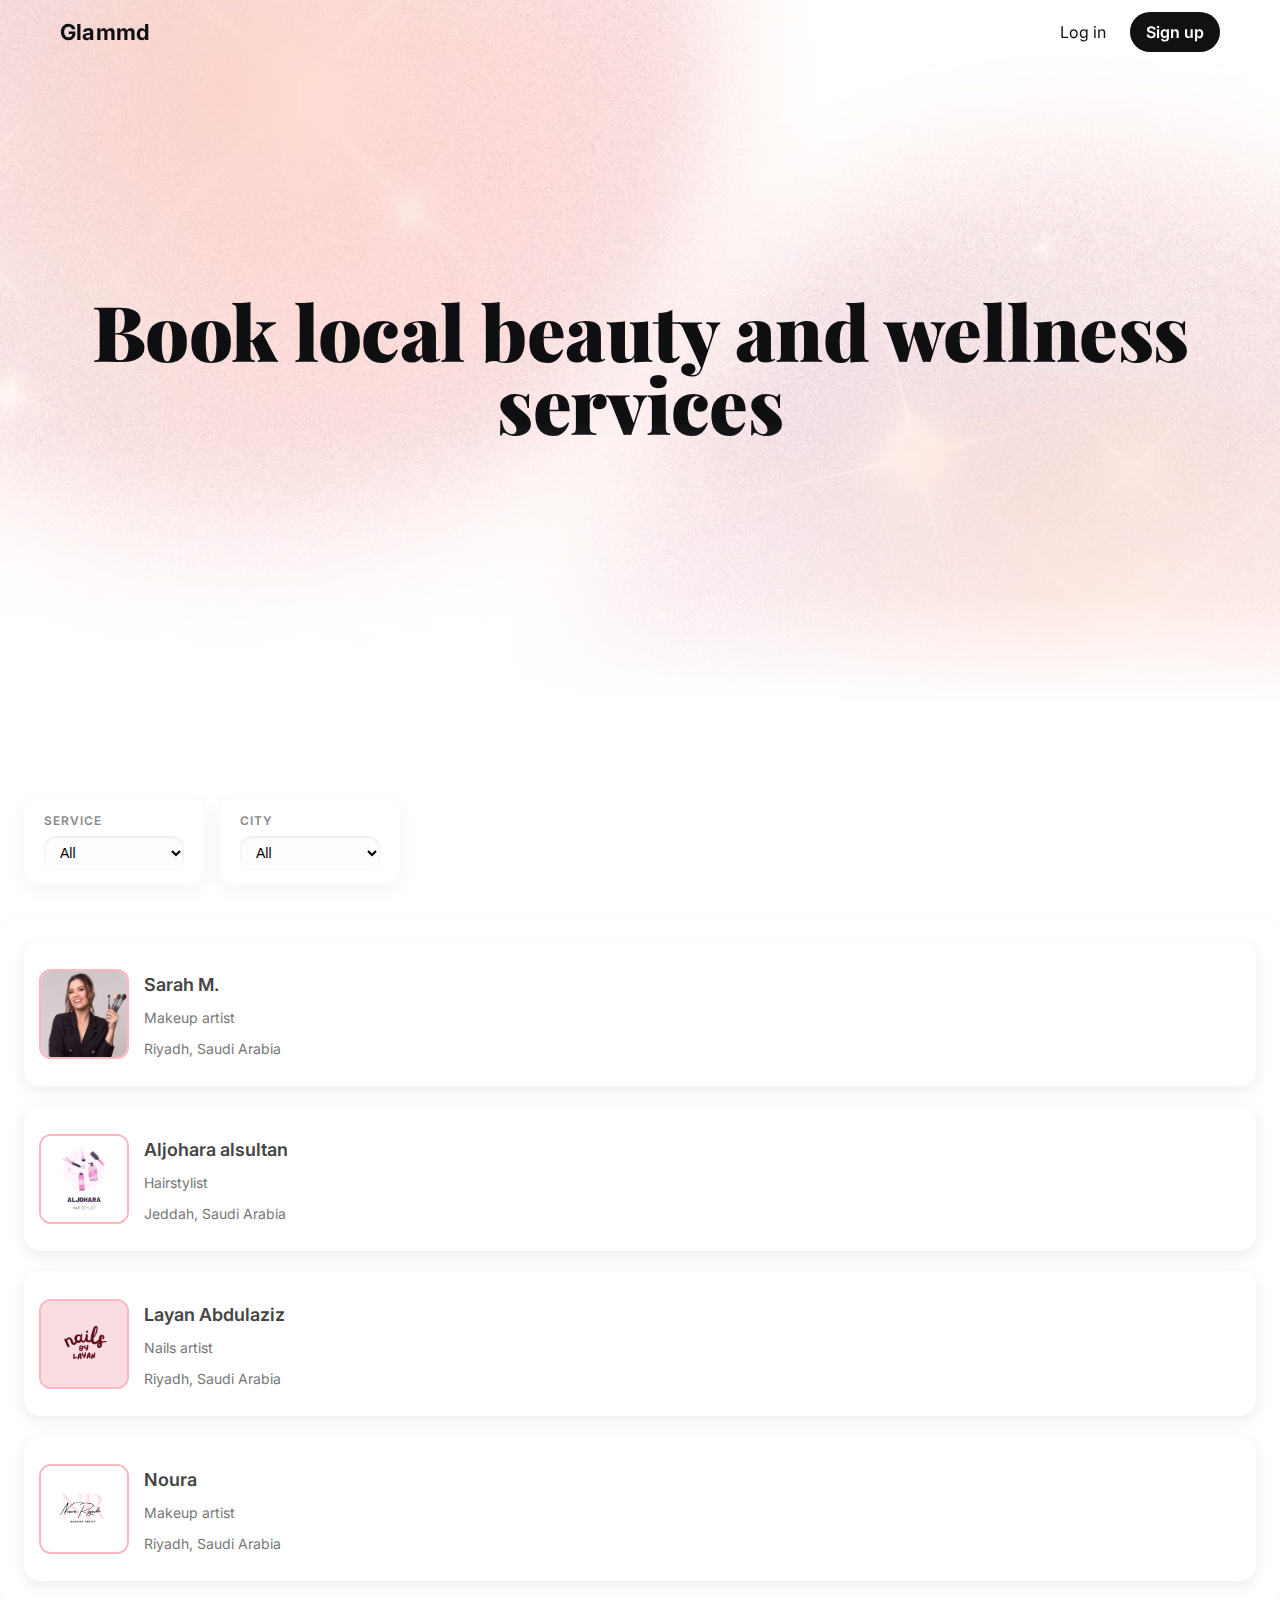
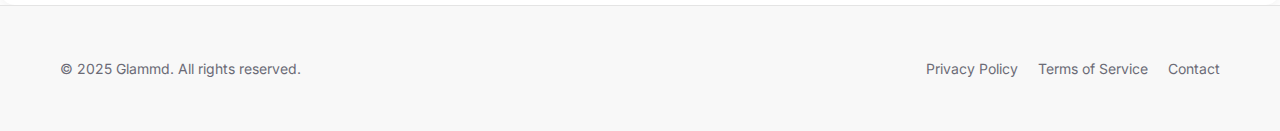
<file: intial/MarketPlace.html>
<!doctype html>
<html lang="en">
<head>
  <meta charset="utf-8" />
  <meta name="viewport" content="width=device-width, initial-scale=1" />
  <title>Glammd</title>

  <!-- Fonts -->
  <link href="https://fonts.googleapis.com/css2?family=Playfair+Display:wght@700;800;900&family=Inter:wght@400;500;600&display=swap" rel="stylesheet">
  <link rel="stylesheet" href="common.css">

  <style>
:root {
  --hero-image: url("img/download.jpeg");
  --hero-min-h: min(78svh, 51.25rem); /* 820px */
}

.home .site-header {
  background: transparent;
  border-bottom: none;
  backdrop-filter: none;
  box-shadow: none;
}

.home .site-header.show {
  backdrop-filter: saturate(150%) blur(0.5rem);
  background: color-mix(in srgb, white 75%, transparent);
  border-bottom: 0.0625rem solid rgba(0,0,0,.06);
  box-shadow: 0 0.0625rem 0.625rem rgba(0,0,0,.04);
}

.hero {
  position: relative;
  min-height: var(--hero-min-h);
  display: grid;
  place-items: center;
  background-image:
    linear-gradient(rgba(255,255,255,0.25), rgba(255,255,255,0.25)),
    var(--hero-image);
  background-size: cover;
  background-position: center 20%;
  background-repeat: no-repeat;
}

.hero::after {
  content: "";
  position: absolute;
  inset: 0;
  background: linear-gradient(
    to bottom,
    rgba(255,255,255,0) 0%,
    rgba(255,255,255,0) 60%,
    rgba(255,255,255,0.4) 85%,
    rgba(255,255,255,1) 100%
  );
  pointer-events: none;
}

.hero-overlay {
  position: absolute;
  inset: 0;
  background: linear-gradient(
    180deg,
    rgba(255,255,255,.0) 0%,
    rgba(255,255,255,.06) 40%,
    rgba(255,255,255,.08) 100%
  );
}

.hero-content {
  position: relative;
  text-align: center;
  padding: 4.5rem 0 2.5rem; /* 72px 0 40px */
}

.hero-title {
  margin: 0;
  font-family: "Playfair Display", Georgia, serif;
  font-weight: 900;
  font-size: clamp(2.5rem, 6vw, 5.25rem); /* 40px–84px */
  line-height: 0.95;
  letter-spacing: -0.03125rem; /* -0.5px */
}

    /* ===== Filters & cards (your marketplace UI) ===== */
    .filters {
      display: flex;
      flex-wrap: wrap;
      gap: 1rem;
      margin: 2rem 1.5rem;
      justify-content: flex-start;
    }

    .filter-group {
      display: flex;
      flex-direction: column;
      background: #fff;
      border-radius: 1rem;
      padding: 0.9375rem 1.25rem;
      box-shadow: 0 0.25rem 1.25rem rgba(0,0,0,0.05);
      transition: transform 0.2s, box-shadow 0.2s;
      cursor: pointer;
      min-width: 11.25rem;
    }

    .filter-group:hover {
      transform: translateY(-0.25rem);
      box-shadow: 0 0.375rem 1.5625rem rgba(255,117,140,0.2);
    }

    .filter-label {
      font-size: 0.75rem;
      color: #888;
      font-weight: 600;
      margin-bottom: 0.5rem;
      text-transform: uppercase;
      letter-spacing: 0.0625rem;
    }

    .filter-select {
      border: none;
      font-size: 0.875rem;
      padding: 0.5rem 0.75rem;
      border-radius: 0.75rem;
      box-shadow: inset 0 0.0625rem 0.1875rem rgba(0,0,0,0.1);
      background: #fdfdfd;
      cursor: pointer;
      transition: all 0.2s;
    }

    .filter-select:hover {
      box-shadow: inset 0 0.125rem 0.375rem rgba(0,0,0,0.15);
    }

    .salon-list {
      display: flex;
      flex-direction: column;
      gap: 1.25rem;
      padding: 1.5rem;
      border-radius: 0.9375rem;
      box-shadow: 0 0.25rem 0.75rem rgba(0,0,0,0.05);
    }

    .salon-card {
      display: flex;
      align-items: center;
      background: white;
      border-radius: 1rem;
      padding: 0.9375rem;
      box-shadow: 0 0.25rem 0.9375rem rgba(0, 0, 0, 0.08);
      transition: transform 0.3s, box-shadow 0.3s;
      cursor: pointer;
    }

    .salon-card:hover {
      transform: translateY(-0.25rem);
      box-shadow: 0 0.375rem 1.125rem rgba(255, 117, 140, 0.25);
    }

    .salon-card img {
      width: 5.625rem;
      height: 5.625rem;
      border-radius: 0.75rem;
      object-fit: cover;
      margin-right: 0.9375rem;
      border: 0.125rem solid #ffb6c1;
    }

    .salon-info h3 {
      margin-bottom: 0.375rem;
      font-size: 1.125rem;
      font-weight: 600;
      color: #444;
    }

    .salon-info p {
      font-size: 0.875rem;
      color: #777;
    }


  </style>
</head>

<body class="home">
  <!-- Header -->
  <header id="siteHeader" class="site-header">
    <div class="container header-inner">
      <a class="brand" href="index.html">Glammd</a>
      <nav class="nav">
        <a href="login.html" class="nav-link">Log in</a>
        <a href="signup.html" class="cta">Sign up</a>
      </nav>
    </div>
  </header>

  <!-- Hero -->
  <section class="hero">
    <div class="hero-overlay"></div>
    <div class="container hero-content">
      <h1 class="hero-title">Book local beauty and wellness services</h1>
    </div>
  </section>
  
 <!-- Marketplace content -->
  <main class="page">
 <section class="filters">
      <div class="filter-group">
        <label class="filter-label">Service</label>
        <select class="filter-select">
          <option>All</option>
          <option>Haircut</option>
          <option>Makeup</option>
          <option>Nails</option>
        </select>
      </div>

      <div class="filter-group">
        <label class="filter-label">city</label>
        <select class="filter-select">
          <option>All</option>
          <option>Riyadh</option>
          <option>Jeddah</option>
        </select>
      </div>
    </section>

    <section class="salon-list">
      <div class="salon-card" onclick="window.location.href='services.html'">
        <img src="img/pro1.jpg" alt="Salon Image">
        <div class="salon-info">
          <h3>Sarah M.</h3>
          <p>Makeup artist</p>
          <p>Riyadh, Saudi Arabia</p>
        </div>
      </div>

      <div class="salon-card">
        <img src="img/Aljohara.png" alt="Salon Image">
        <div class="salon-info">
          <h3>Aljohara alsultan</h3>
          <p>Hairstylist</p>
          <p>Jeddah, Saudi Arabia</p>
        </div>
      </div>

      <div class="salon-card">
        <img src="img/layan.png" alt="Salon Image">
        <div class="salon-info">
          <h3>Layan Abdulaziz</h3>
          <p>Nails artist</p>
          <p>Riyadh, Saudi Arabia</p>
        </div>
      </div>

      <div class="salon-card">
        <img src="img/Noura.png" alt="Salon Image">
        <div class="salon-info">
          <h3>Noura</h3>
          <p>Makeup artist</p>
          <p>Riyadh, Saudi Arabia</p>
        </div>
      </div>
    </section>
  </main>

  <!-- Footer -->
  <footer class="site-footer">
    <div class="container footer-inner">
      <p>© 2025 Glammd. All rights reserved.</p>
      <div class="footer-links">
        <a href="#">Privacy Policy</a>
        <a href="#">Terms of Service</a>
        <a href="#">Contact</a>
      </div>
    </div>
  </footer>

  <script src="homeScript.js">
  </script>
  <script>
    document.addEventListener("DOMContentLoaded", () => {
  const serviceSelect = document.querySelectorAll(".filter-select")[0];
  const citySelect = document.querySelectorAll(".filter-select")[1];
  const salonCards = document.querySelectorAll(".salon-card");

 
  serviceSelect.addEventListener("change", filterSalons);
  citySelect.addEventListener("change", filterSalons);

  function filterSalons() {
    const selectedService = serviceSelect.value.toLowerCase();
    const selectedCity = citySelect.value.toLowerCase();

    salonCards.forEach(card => {
      const infoParagraphs = card.querySelectorAll(".salon-info p");
      const serviceText = infoParagraphs[0].textContent.toLowerCase(); 
      const cityText = infoParagraphs[1].textContent.toLowerCase();    

      const matchesService =
        selectedService === "all" || serviceText.includes(selectedService);
      const matchesCity =
        selectedCity === "all" || cityText.includes(selectedCity);

      // Show or hide card
      if (matchesService && matchesCity) {
        card.style.display = "block";
      } else {
        card.style.display = "none";
      }
    });
  }
});
  </script>
</body>
</html>
</file>
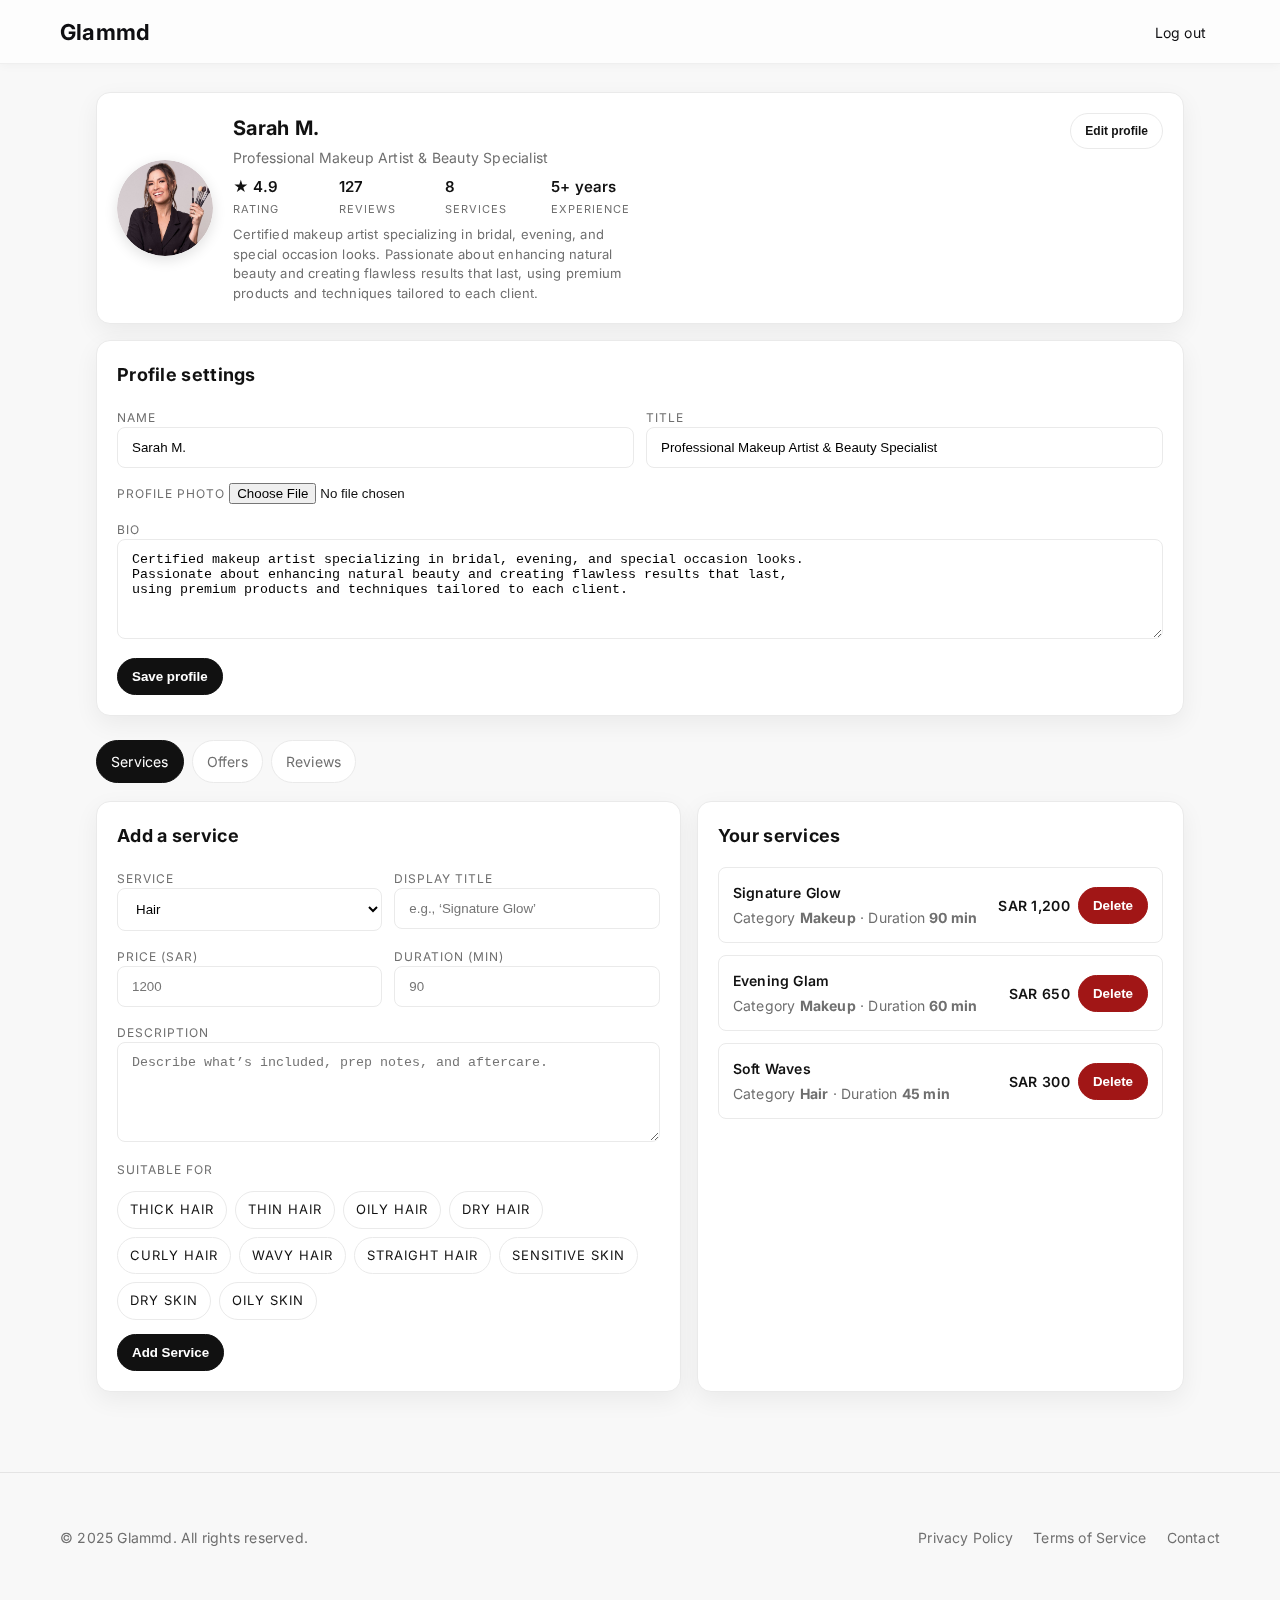
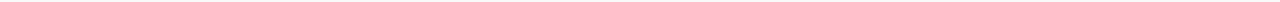
<file: intial/professionaldashboard.html>
<!DOCTYPE html>
<html lang="en" class="has-solid-header">
<head>
<meta charset="utf-8" />
<meta name="viewport" content="width=device-width, initial-scale=1" />
<title>My Dashboard</title>

<link href="https://fonts.googleapis.com/css2?family=Playfair+Display:wght@700;800;900&family=Inter:wght@400;500;600&display=swap" rel="stylesheet">
  <link rel="stylesheet" href="common.css">
<style>
  *,*::before,*::after{ box-sizing:border-box }
  :root{
    --bg:#f8f8f8; --panel:#ffffff; --ink:#111; --muted:#6f6f6f; --line:#eaeaea;
    --accent:#111; --success:#0f7b47; --danger:#a11616;
    --r-sm:8px; --r-md:14px; --sh-1:0 1px 2px rgba(0,0,0,.04); --sh-2:0 8px 24px rgba(0,0,0,.06);
    --text:#0f0f12; --accent-text:#fff; --container:1200px;
  }
  html,body{height:100%}
  body{
    margin:0; background:var(--bg); color:var(--ink);
    font:14px/1.5 Inter, system-ui, -apple-system, "Segoe UI", Roboto, "Helvetica Neue", Arial, sans-serif;
    letter-spacing:.2px;
  }
  .container{max-width:var(--container); margin-inline:auto; padding-inline:20px; width:100%}

  .site-header{
    position:fixed; top:0; left:0; right:0; z-index:50; height:64px; display:block;
    transition: background .25s ease, border-color .25s ease, backdrop-filter .25s ease, -webkit-backdrop-filter .25s ease, box-shadow .25s ease;
    backdrop-filter:saturate(150%) blur(8px); -webkit-backdrop-filter:saturate(150%) blur(8px);
    background:color-mix(in srgb, white 75%, transparent);
    border-bottom:1px solid rgba(0,0,0,.06);
    box-shadow:0 1px 10px rgba(0,0,0,.04);
  }
  .header-inner{ height:64px; display:flex; align-items:center; justify-content:space-between; }
  .brand{ text-decoration:none; color:var(--text); font-weight:700; font-size:22px; letter-spacing:.2px }
  .nav{ display:flex; gap:10px }
  .nav-link{
    text-decoration:none; color:var(--text);
    padding:10px 14px; border-radius:999px;
  }

  main.page{ padding-top:64px }
  .wrap{ max-width:1120px; margin:28px auto 80px; padding:0 16px; }

  /* ===== Professional Profile ===== */
  .professional-profile{
    background:var(--panel);
    border:1px solid var(--line);
    border-radius:var(--r-md);
    box-shadow:var(--sh-2);
    padding:20px;
    margin-bottom:16px;
    display:flex;
    gap:20px;
    align-items:center;
  }
  .professional-photo{
    width:96px;
    height:96px;
    border-radius:50%;
    overflow:hidden;
    flex-shrink:0;
    box-shadow:0 4px 14px rgba(0,0,0,.12);
  }
  .professional-photo img{
    width:100%;
    height:100%;
    object-fit:cover;
    border-radius:inherit;
  }
  .professional-info{
    flex:1;
    min-width:0;
  }
  .profile-header-row{
    display:flex;
    justify-content:space-between;
    align-items:flex-start;
    gap:12px;
    margin-bottom:6px;
  }
  .professional-name{
    margin:0 0 4px;
    font-size:20px;
    font-weight:700;
    letter-spacing:.3px;
  }
  .professional-title{
    margin:0;
    color:var(--muted);
    font-size:14px;
  }
  .edit-profile-btn{
    white-space:nowrap;
  }
  .btn-xs{
    padding:6px 10px;
    font-size:12px;
    border-radius:999px;
  }
  .professional-stats{
    display:flex;
    flex-wrap:wrap;
    gap:16px;
    margin:8px 0;
  }
  .stat-item{
    display:flex;
    flex-direction:column;
    gap:2px;
    min-width:90px;
  }
  .stat-value{
    font-weight:600;
    font-size:15px;
  }
  .stat-label{
    font-size:11px;
    text-transform:uppercase;
    letter-spacing:1px;
    color:var(--muted);
  }
  .professional-bio{
    margin:4px 0 0;
    color:var(--muted);
    font-size:13px;
    max-width:52ch;
  }

  @media (max-width:768px){
    .professional-profile{
      flex-direction:column;
      align-items:flex-start;
    }
    .profile-header-row{
      flex-direction:column;
      align-items:flex-start;
    }
    .edit-profile-btn{
      align-self:flex-start;
    }
  }

  .tabs{ display:flex; gap:8px; margin:18px 0; flex-wrap:wrap; }
  .tabs a{ text-decoration:none; color:var(--muted); padding:10px 14px; border:1px solid var(--line); border-radius:999px; background:#fff; transition:all .2s ease; }
  .tabs a:hover{ color:var(--ink); transform:translateY(-1px) }
  .tabs a[href="#services"]{ color:#fff; background:var(--accent); border-color:var(--accent); }
  :target ~ .tabs a[href="#services"], :target ~ .tabs a[href="#offers"], :target ~ .tabs a[href="#reviews"]{ color:var(--muted); background:#fff; border-color:var(--line); }
  #offers:target ~ .tabs a[href="#offers"], #reviews:target ~ .tabs a[href="#reviews"]{ color:#fff; background:var(--accent); border-color:var(--accent); }

  .section{ display:none; }
  .section.default-visible{ display:block; }
  #offers:target ~ .content #services, #reviews:target ~ .content #services{ display:none; }
  #offers:target ~ .content #offers{ display:block; }
  #reviews:target ~ .content #reviews{ display:block; }

  .panel{ background:var(--panel); border:1px solid var(--line); border-radius:var(--r-md); box-shadow:var(--sh-2); padding:20px; }
  .panel h2{ font-size:18px; margin:0 0 18px 0; letter-spacing:.3px; }
  .muted{ color:var(--muted) }

  .grid{ display:grid; gap:16px; }
  @media (min-width:860px){ .grid-2{ grid-template-columns:1.2fr 1fr; } .grid-3{ grid-template-columns:repeat(3,1fr); } }

  label{ font-size:12px; text-transform:uppercase; letter-spacing:1px; color:var(--muted) }
  .form-row{ display:grid; gap:12px; margin-bottom:14px; }
  .form-row.inline{ grid-template-columns:minmax(0,1fr) minmax(0,1fr); }
  input[type="text"], input[type="number"], textarea, select, input[type="datetime-local"]{
    width:100%; padding:12px 14px; border:1px solid var(--line); border-radius:var(--r-sm); background:#fff; outline:none; min-width:0;
  }
  textarea{ min-height:100px; resize:vertical }
  .btn{
    appearance:none; border:1px solid var(--ink); background:var(--ink); color:#fff;
    padding:10px 14px; border-radius:999px; cursor:pointer; font-weight:600;
    transition:transform .1s ease, opacity .2s ease;
  }
  .btn:active{ transform:translateY(1px) }
  .btn.ghost{ background:transparent; color:var(--ink); border-color:var(--line); }
  .btn.success{ background:var(--success); border-color:var(--success) }
  .btn.danger{ background:var(--danger); border-color:var(--danger) }

  .list{ display:grid; gap:12px; margin-top:6px; }
  .item{
    display:grid; grid-template-columns:1fr auto; gap:16px; align-items:center;
    padding:14px; border:1px solid var(--line); border-radius:var(--r-sm); background:#fff;
  }
  .meta{ display:grid; gap:4px; }
  .title{ font-weight:600; }
  .price{ font-weight:600; letter-spacing:.3px }
  .actions{ display:flex; align-items:center; gap:8px; }

  .table{ width:100%; border-collapse:collapse; font-size:14px; }
  .table th, .table td{ text-align:left; padding:12px 10px; border-bottom:1px solid var(--line); vertical-align:middle; }
  .table th{ font-size:12px; text-transform:uppercase; letter-spacing:1px; color:var(--muted) }
  .chip{ display:inline-flex; align-items:center; gap:8px; border:1px solid var(--line); padding:6px 10px; border-radius:999px; font-size:12px; color:var(--muted); background:#fff; }

  .reviews{ display:grid; gap:16px; }
  @media (min-width:860px){ .reviews{ grid-template-columns:repeat(3,1fr); } }
  .review{ border:1px solid var(--line); border-radius:var(--r-sm); padding:14px; background:#fff; display:grid; gap:8px; }
  .review-head{ display:flex; align-items:center; justify-content:space-between; gap:8px; }
  .reviewer{ display:grid; gap:2px; }
  .reviewer strong{ font-weight:600 }
  .service-for{ font-size:12px; color:var(--muted) }
  .stars{ font-size:13px; letter-spacing:2px; color:#111; }
  .review p{ margin:0; color:var(--muted); }

  .tags{ display:flex; flex-wrap:wrap; gap:8px; }
  .tag{
    position:relative; display:inline-flex; align-items:center;
    border:1px solid var(--line); border-radius:999px; background:#fff;
    padding:8px 12px; font-size:13px; color:var(--ink); cursor:pointer;
    transition:transform .1s ease;
  }
  .tag input{ position:absolute; opacity:0; pointer-events:none; }
  .tag:has(input:checked){ border-color:var(--ink); background:var(--ink); color:#fff; }
  .tag:active{ transform:translateY(1px) }

  .foot-hint{ display:flex; justify-content:center; margin-top:20px; color:var(--muted); font-size:12px; }

  /* ---- NOTES (details) ---- */
  details.notes{
    border:1px dashed var(--line);
    border-radius:999px;
    padding:6px 10px;
    display:inline-block;
    background:#fff;
  }
  details.notes > summary{
    list-style:none;
    cursor:pointer;
    font-size:12px;
    color:var(--ink);
    outline:none;
  }
  details.notes > summary::-webkit-details-marker{ display:none }
  details.notes[open]{ background:color-mix(in srgb, var(--panel) 70%, #f5f5f5) }
  .note-text{ margin-top:8px; font-size:13px; color:var(--muted); max-width:48ch; }
</style>
</head>
<body class="has-solid-header">

  <header id="siteHeader" class="site-header">
    <div class="container header-inner">
      <a class="brand" href="index.html">Glammd</a>
      <nav class="nav">
        <a href="index.html" class="nav-link">Log out</a>
      </nav>
    </div>
  </header>

  <main class="page">
    <div class="wrap">

      <!-- Professional profile card + Edit button -->
      <section class="professional-profile">
        <div class="professional-photo">
          <img src="img/pro1.jpg" alt="Sarah M.">
        </div>
        <div class="professional-info">
          <div class="profile-header-row">
            <div>
              <h1 class="professional-name" id="proName">Sarah M.</h1>
              <p class="professional-title" id="proTitle">Professional Makeup Artist &amp; Beauty Specialist</p>
            </div>
            <button class="btn ghost btn-xs edit-profile-btn" type="button" id="editProfileBtn">
              Edit profile
            </button>
          </div>

          <div class="professional-stats">
            <div class="stat-item">
              <span class="stat-value" id="proRating">★ 4.9</span>
              <span class="stat-label">Rating</span>
            </div>
            <div class="stat-item">
              <span class="stat-value" id="proReviews">127</span>
              <span class="stat-label">Reviews</span>
            </div>
            <div class="stat-item">
              <span class="stat-value" id="proServices">8</span>
              <span class="stat-label">Services</span>
            </div>
            <div class="stat-item">
              <span class="stat-value" id="proExperience">5+ years</span>
              <span class="stat-label">Experience</span>
            </div>
          </div>

          <p class="professional-bio" id="proBio">
            Certified makeup artist specializing in bridal, evening, and special occasion looks.
            Passionate about enhancing natural beauty and creating flawless results that last,
            using premium products and techniques tailored to each client.
          </p>
        </div>
      </section>

      <!-- Profile settings panel -->
      <section class="panel" id="profile-settings" style="margin-bottom:24px;">
        <h2>Profile settings</h2>
<form id="profileForm">
  <div class="form-row inline">
    <div>
      <label for="profileName">Name</label>
      <input type="text" id="profileName" placeholder="Your name" value="Sarah M.">
    </div>
    <div>
      <label for="profileTitle">Title</label>
      <input type="text" id="profileTitle" placeholder="Your professional title" value="Professional Makeup Artist &amp; Beauty Specialist">
    </div>
  </div>

  <!-- Profile photo upload -->
  <div class="form-row">
    <div>
      <label for="profilePhoto">Profile photo</label>
      <input type="file" id="profilePhoto" accept="image/*">
    </div>
  </div>

  <div class="form-row">
    <div>
      <label for="profileBio">Bio</label>
      <textarea id="profileBio" placeholder="Tell clients about your experience, style, and what you specialize in.">Certified makeup artist specializing in bridal, evening, and special occasion looks.
Passionate about enhancing natural beauty and creating flawless results that last,
using premium products and techniques tailored to each client.</textarea>
    </div>
  </div>

  <button class="btn" type="submit">Save profile</button>
</form>

      </section>

      <div id="services"></div><div id="offers"></div><div id="reviews"></div>

      <nav class="tabs">
        <a href="#services">Services</a>
        <a href="#offers">Offers</a>
        <a href="#reviews">Reviews</a>
      </nav>

      <div class="content">
        <!-- SERVICES -->
        <section id="services" class="section default-visible">
          <div class="grid grid-2">
            <div class="panel">
              <h2>Add a service</h2>

              <div class="form-row inline">
                <div>
                  <label>Service</label>
                  <select>
                    <option>Hair</option>
                    <option>Makeup</option>
                    <option>Skincare</option>
                    <option>Bodycare</option>
                  </select>
                </div>
                <div>
                  <label>Display Title</label>
                  <input type="text" placeholder="e.g., ‘Signature Glow’" />
                </div>
              </div>

              <div class="form-row inline">
                <div>
                  <label>Price (SAR)</label>
                  <input type="number" min="0" step="1" placeholder="1200" />
                </div>
                <div>
                  <label>Duration (min)</label>
                  <input type="number" min="15" step="15" placeholder="90" />
                </div>
              </div>

              <div class="form-row">
                <div>
                  <label>Description</label>
                  <textarea placeholder="Describe what’s included, prep notes, and aftercare."></textarea>
                </div>
              </div>

              <div class="form-row">
                <label>Suitable for</label>
                <div class="tags">
                  <label class="tag"><input type="checkbox" /> Thick Hair</label>
                  <label class="tag"><input type="checkbox" /> Thin Hair</label>
                  <label class="tag"><input type="checkbox" /> Oily Hair</label>
                  <label class="tag"><input type="checkbox" /> Dry Hair</label>
                  <label class="tag"><input type="checkbox" /> Curly Hair</label>
                  <label class="tag"><input type="checkbox" /> Wavy Hair</label>
                  <label class="tag"><input type="checkbox" /> Straight Hair</label>
                  <label class="tag"><input type="checkbox" /> Sensitive Skin</label>
                  <label class="tag"><input type="checkbox" /> Dry Skin</label>
                  <label class="tag"><input type="checkbox" /> Oily Skin</label>
                </div>
              </div>

              <button class="btn">Add Service</button>
            </div>

            <div class="panel">
              <h2>Your services</h2>
              <div class="list">
                <div class="item">
                  <div class="meta">
                    <div class="title">Signature Glow</div>
                    <div class="muted">Category <strong>Makeup</strong> · Duration <strong>90 min</strong></div>
                  </div>
                  <div class="actions">
                    <span class="price">SAR 1,200</span>
                    <button class="btn danger">Delete</button>
                  </div>
                </div>
                <div class="item">
                  <div class="meta">
                    <div class="title">Evening Glam</div>
                    <div class="muted">Category <strong>Makeup</strong> · Duration <strong>60 min</strong></div>
                  </div>
                  <div class="actions">
                    <span class="price">SAR 650</span>
                    <button class="btn danger">Delete</button>
                  </div>
                </div>
                <div class="item">
                  <div class="meta">
                    <div class="title">Soft Waves</div>
                    <div class="muted">Category <strong>Hair</strong> · Duration <strong>45 min</strong></div>
                  </div>
                  <div class="actions">
                    <span class="price">SAR 300</span>
                    <button class="btn danger">Delete</button>
                  </div>
                </div>
              </div>
            </div>
          </div>
        </section>

        <!-- OFFERS -->
        <section id="offers" class="section">
          <div class="panel" style="margin-bottom:16px;">
            <h2>Pending offers</h2>
            <table class="table">
              <thead>
                <tr>
                  <th>Client</th>
                  <th>Service</th>
                  <th>Requested Time</th>
                  <th>Notes</th>
                  <th>Actions</th>
                </tr>
              </thead>
              <tbody>
                <tr>
                  <td>Aisha K.</td>
                  <td><span class="chip">Makeup</span></td>
                  <td>2025-11-14 17:00</td>
                  <td>
                    <details class="notes">
                      <summary>View</summary>
                      <div class="note-text">Soft glam; please avoid heavy contour. I’m allergic to lavender oil.</div>
                    </details>
                  </td>
                  <td class="actions">
                    <button class="btn success">Accept</button>
                    <button class="btn ghost">Decline</button>
                  </td>
                </tr>
                <tr>
                  <td>Lama S.</td>
                  <td><span class="chip">Makeup</span></td>
                  <td>2025-11-09 19:30</td>
                  <td>
                    <details class="notes">
                      <summary>View</summary>
                      <div class="note-text">Smokey eye, nude lip. I have sensitive skin—prefer fragrance-free products.</div>
                    </details>
                  </td>
                  <td class="actions">
                    <button class="btn success">Accept</button>
                    <button class="btn ghost">Decline</button>
                  </td>
                </tr>
                <tr>
                  <td>Noor A.</td>
                  <td><span class="chip">Hair</span></td>
                  <td>2025-11-03 16:00</td>
                  <td>
                    <details class="notes">
                      <summary>View</summary>
                      <div class="note-text">Loose waves; bring anti-frizz if possible. Event is outdoors.</div>
                    </details>
                  </td>
                  <td class="actions">
                    <button class="btn success">Accept</button>
                    <button class="btn ghost">Decline</button>
                  </td>
                </tr>
              </tbody>
            </table>
          </div>

          <div class="panel">
            <h2>Confirmed bookings</h2>
            <table class="table">
              <thead>
                <tr>
                  <th>Client</th>
                  <th>Service</th>
                  <th>Date &amp; Time</th>
                  <th>Notes</th>
                  <th>Status</th>
                </tr>
              </thead>
              <tbody>
                <tr>
                  <td>Reem H.</td>
                  <td><span class="chip">Makeup</span></td>
                  <td>2025-11-06 18:00</td>
                  <td>
                    <details class="notes" open>
                      <summary>View</summary>
                      <div class="note-text">Matte base; please cover acne scars gently. Bring oil-control primer.</div>
                    </details>
                  </td>
                  <td><span class="chip">Confirmed</span></td>
                </tr>
                <tr>
                  <td>Maha A.</td>
                  <td><span class="chip">Hair</span></td>
                  <td>2025-11-10 15:30</td>
                  <td>
                    <details class="notes">
                      <summary>View</summary>
                      <div class="note-text">Half-up style with curls. Avoid hairspray with strong scent.</div>
                    </details>
                  </td>
                  <td><span class="chip">Confirmed</span></td>
                </tr>
                <tr>
                  <td>Joud K.</td>
                  <td><span class="chip">Skincare</span></td>
                  <td>2025-11-12 12:00</td>
                  <td>
                    <details class="notes">
                      <summary>View</summary>
                      <div class="note-text">Hydrating facial; allergic to tea tree. Patch test first, please.</div>
                    </details>
                  </td>
                  <td><span class="chip">Confirmed</span></td>
                </tr>
              </tbody>
            </table>
          </div>
        </section>

        <!-- REVIEWS -->
        <section id="reviews" class="section">
          <div class="panel">
            <h2>Reviews</h2>
            <div class="reviews">
              <article class="review">
                <div class="review-head">
                  <div class="reviewer">
                    <strong>Sarah M.</strong>
                    <span class="service-for">for Makeup — Signature Glow</span>
                  </div>
                  <div class="stars">★★★★★</div>
                </div>
                <p>Flawless finish and super professional. Makeup lasted all night.</p>
              </article>

              <article class="review">
                <div class="review-head">
                  <div class="reviewer">
                    <strong>Dana R.</strong>
                    <span class="service-for">for Makeup — Evening Glam</span>
                  </div>
                  <div class="stars">★★★★☆</div>
                </div>
                <p>Loved the look! Arrived on time and very friendly.</p>
              </article>

              <article class="review">
                <div class="review-head">
                  <div class="reviewer">
                    <strong>Hessa L.</strong>
                    <span class="service-for">for Hair — Soft Waves</span>
                  </div>
                  <div class="stars">★★★★★</div>
                </div>
                <p>Exactly what I wanted. Soft &amp; elegant waves, perfect for photos.</p>
              </article>

              <article class="review">
                <div class="review-head">
                  <div class="reviewer">
                    <strong>Layan T.</strong>
                    <span class="service-for">for Skin — Skin Prep</span>
                  </div>
                  <div class="stars">★★★★★</div>
                </div>
                <p>Great prep — Skin looked smooth and hydrated under makeup.</p>
              </article>
            </div>
          </div>
        </section>

      </div>
    </div>
  </main>
  
    <!-- Footer (from index.html) -->
  <footer class="site-footer">
    <div class="container footer-inner">
      <p>© 2025 Glammd. All rights reserved.</p>
      <div class="footer-links">
        <a href="#">Privacy Policy</a>
        <a href="#">Terms of Service</a>
        <a href="#">Contact</a>
      </div>
    </div>
  </footer>

  <script>
    // Smooth scroll to profile settings
    const editBtn = document.getElementById('editProfileBtn');
    const profileSettings = document.getElementById('profile-settings');

    if (editBtn && profileSettings) {
      editBtn.addEventListener('click', () => {
        profileSettings.scrollIntoView({ behavior: 'smooth', block: 'start' });
      });
    }

    // Simple front-end profile update
    const profileForm = document.getElementById('profileForm');
    const proName = document.getElementById('proName');
    const proTitle = document.getElementById('proTitle');
    const proBio = document.getElementById('proBio');
    const inputName = document.getElementById('profileName');
    const inputTitle = document.getElementById('profileTitle');
    const textareaBio = document.getElementById('profileBio');

    const defaultName = proName.textContent.trim();
    const defaultTitle = proTitle.textContent.trim();
    const defaultBio = proBio.textContent.trim();

    if (profileForm) {
      profileForm.addEventListener('submit', (e) => {
        e.preventDefault();

        const newName = (inputName.value || '').trim();
        const newTitle = (inputTitle.value || '').trim();
        const newBio = (textareaBio.value || '').trim();

        proName.textContent = newName || defaultName;
        proTitle.textContent = newTitle || defaultTitle;
        proBio.textContent = newBio || defaultBio;

        // Tiny visual feedback
        profileForm.querySelector('button[type="submit"]').textContent = 'Saved ✔';
        setTimeout(() => {
          profileForm.querySelector('button[type="submit"]').textContent = 'Save profile';
        }, 1500);
      });
    }
	
	<script>
  const photoInput = document.getElementById('profilePhoto');
  const proPhoto = document.getElementById('proPhoto'); // must exist in your .professional-photo <img>
  const photoTrigger = document.querySelector('.professional-photo');

  if (photoTrigger && photoInput && proPhoto) {
    // Click on photo opens file picker
    photoTrigger.addEventListener('click', () => photoInput.click());

    // Preview chosen photo
    photoInput.addEventListener('change', (e) => {
      const file = e.target.files[0];
      if (!file) return;
      const reader = new FileReader();
      reader.onload = (ev) => {
        proPhoto.src = ev.target.result;
      };
      reader.readAsDataURL(file);
    });
  }
</script>

  </script>
</body>
</html>
</file>
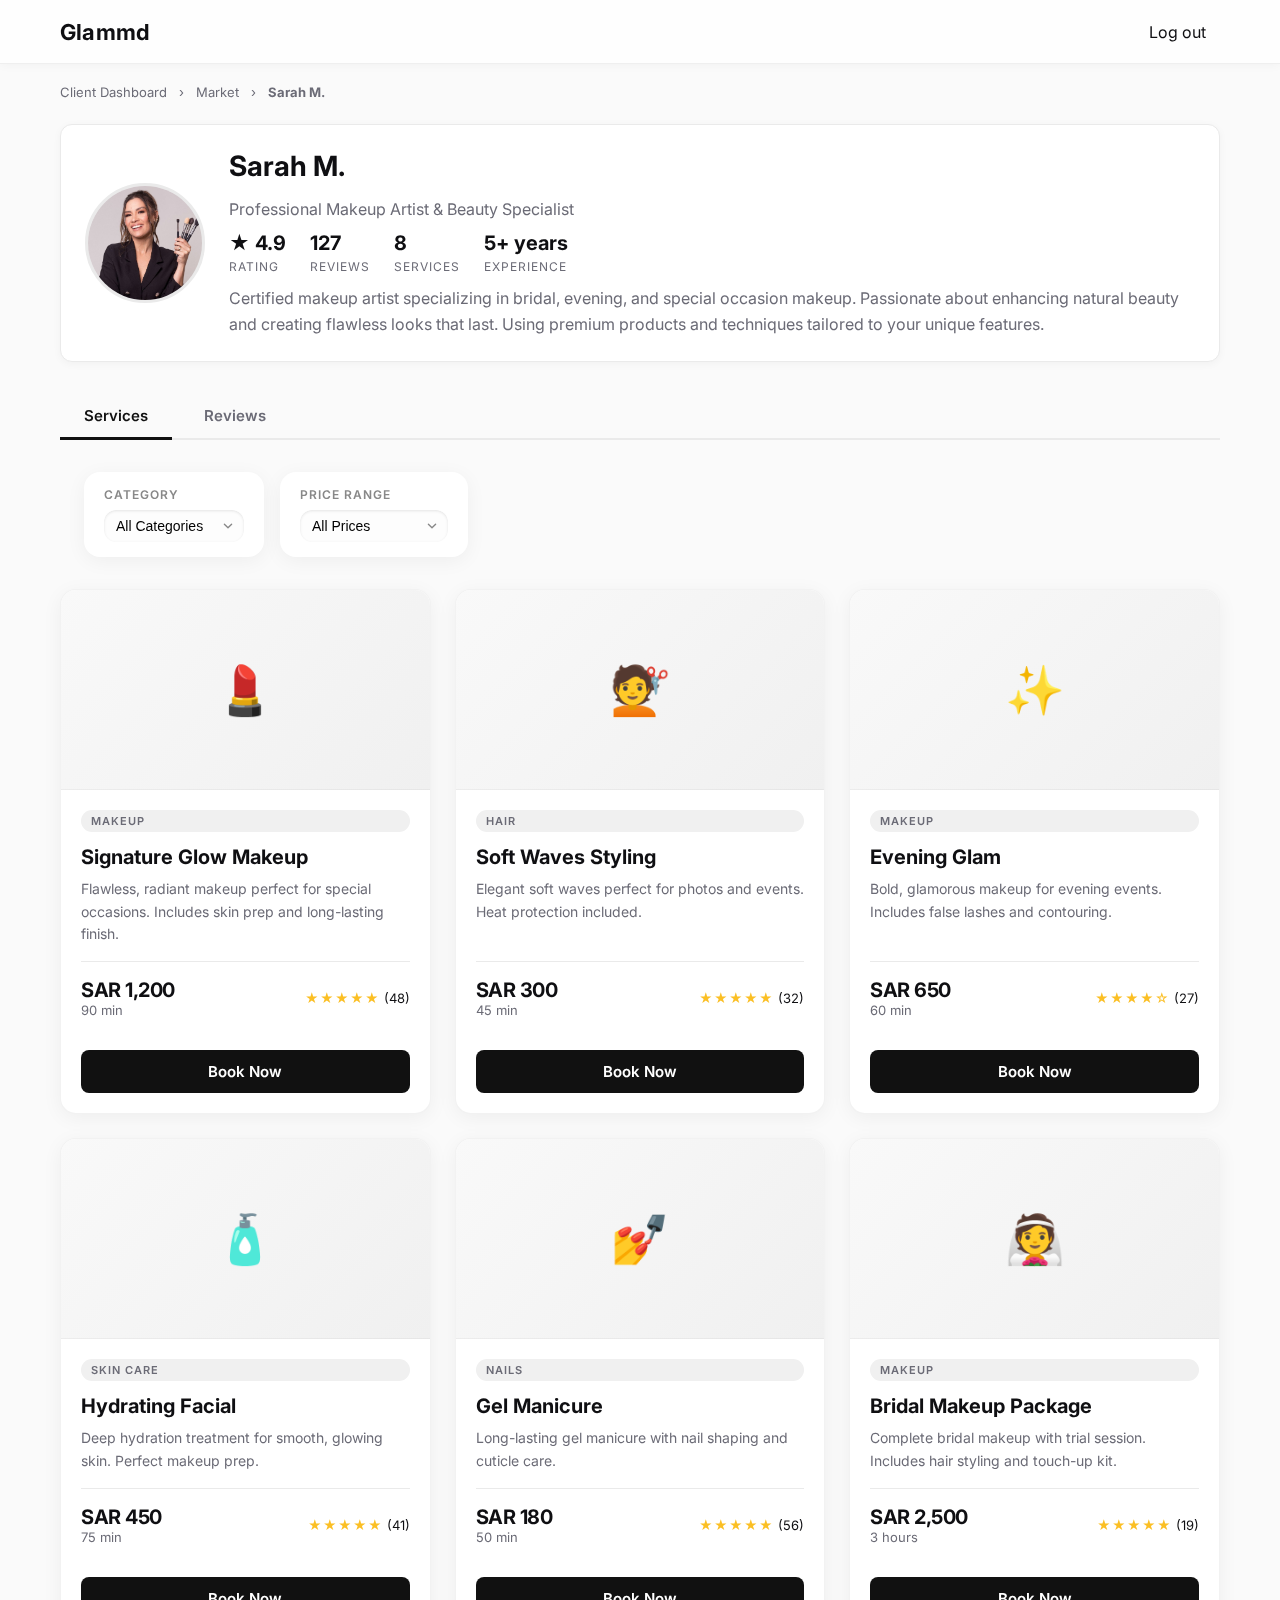
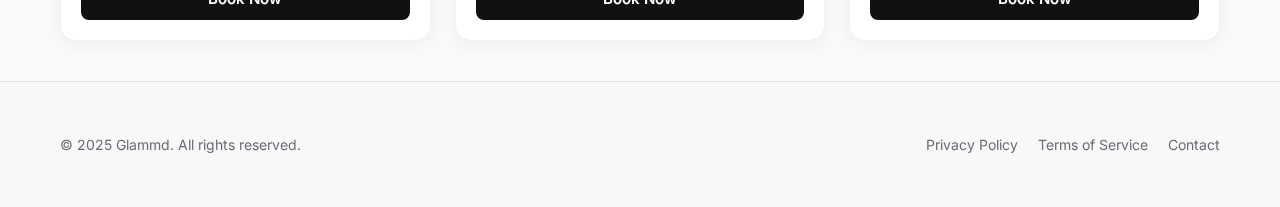
<file: intial/services.html>
<!doctype html>
<html lang="en">
<head>
  <meta charset="utf-8" />
  <meta name="viewport" content="width=device-width, initial-scale=1" />
  <title>Services - Glammd</title>

  <!-- Fonts: display + ui -->
  <link href="https://fonts.googleapis.com/css2?family=Playfair+Display:wght@700;800;900&family=Inter:wght@400;500;600&display=swap" rel="stylesheet">
  <link rel="stylesheet" href="common.css">
  
  <!-- Page Styles -->
  <style>
  /* Page background */
  body{ background:#fafafa; }

  /* ---- BREADCRUMBS ---- */
  .breadcrumbs{ 
    font-size:13px; 
    color:var(--muted); 
    margin-bottom:24px; 
    padding-top:20px;
  }
  .breadcrumbs a{ color:var(--muted); text-decoration:none; transition:color .2s ease; }
  .breadcrumbs a:hover{ color:var(--text) }
  .breadcrumbs span{ margin:0 6px; }

  /* ---- FILTERS ---- */
  .filters {
    display: flex;
    flex-wrap: wrap;
    gap: 1rem;
    margin: 2rem 1.5rem;
    justify-content: flex-start;
  }

  .filter-group {
    display: flex;
    flex-direction: column;
    background: #fff;
    border-radius: 1rem;
    padding: 0.9375rem 1.25rem;
    box-shadow: 0 0.25rem 1.25rem rgba(0,0,0,0.05);
    transition: transform 0.2s, box-shadow 0.2s;
    cursor: pointer;
    min-width: 11.25rem;
  }

  .filter-group:hover {
    transform: translateY(-0.25rem);
    box-shadow: 0 0.375rem 1.5625rem rgba(255,117,140,0.2);
  }

  .filter-label {
    font-size: 0.75rem;
    color: #888;
    font-weight: 600;
    margin-bottom: 0.5rem;
    text-transform: uppercase;
    letter-spacing: 0.0625rem;
  }

  .filter-select {
    border: none;
    font-size: 0.875rem;
    padding: 0.5rem 0.75rem;
    border-radius: 0.75rem;
    box-shadow: inset 0 0.0625rem 0.1875rem rgba(0,0,0,0.1);
    background: #fdfdfd;
    cursor: pointer;
    transition: all 0.2s;
    appearance: none;
    background-image: url("data:image/svg+xml,%3csvg xmlns='http://www.w3.org/2000/svg' fill='none' viewBox='0 0 20 20'%3e%3cpath stroke='%23888' stroke-linecap='round' stroke-linejoin='round' stroke-width='1.5' d='M6 8l4 4 4-4'/%3e%3c/svg%3e");
    background-repeat: no-repeat;
    background-position: right 0.5rem center;
    background-size: 1.25em 1.25em;
    padding-right: 2rem;
  }

  .filter-select:hover {
    box-shadow: inset 0 0.125rem 0.375rem rgba(0,0,0,0.15);
  }

  .filter-select:focus {
    outline: none;
    box-shadow: 0 0 0 2px rgba(255, 117, 140, 0.3);
  }

  /* ---- PROFESSIONAL PROFILE ---- */
  .professional-profile{
    background: white;
    border: 1px solid #eaeaea;
    border-radius: 12px;
    padding: 24px;
    margin-bottom: 32px;
    box-shadow: 0 2px 8px rgba(0,0,0,.04);
    display: flex;
    gap: 24px;
    align-items: center;
  }

  .professional-photo{
    width: 120px;
    height: 120px;
    border-radius: 50%;
    background: linear-gradient(135deg, #f5f5f5 0%, #e8e8e8 100%);
    flex-shrink: 0;
    display: flex;
    align-items: center;
    justify-content: center;
    font-size: 48px;
    border: 3px solid #eaeaea;
  }

  .professional-info{
    flex: 1;
  }

  .professional-name{
    margin: 0 0 8px;
    font-size: 28px;
    font-weight: 700;
  }

  .professional-title{
    color: var(--muted);
    font-size: 16px;
    margin-bottom: 12px;
  }

  .professional-stats{
    display: flex;
    gap: 24px;
    margin-bottom: 12px;
  }

  .stat-item{
    display: flex;
    flex-direction: column;
    gap: 4px;
  }

  .stat-value{
    font-weight: 700;
    font-size: 20px;
  }

  .stat-label{
    color: var(--muted);
    font-size: 12px;
    text-transform: uppercase;
    letter-spacing: 1px;
  }

  .professional-bio{
    color: var(--muted);
    line-height: 1.6;
    margin: 12px 0 0;
  }

  @media (max-width: 768px) {
    .professional-profile{
      flex-direction: column;
      text-align: center;
    }

    .professional-stats{
      justify-content: center;
    }
  }

  /* ---- TABS ---- */
  .tabs{
    display: flex;
    gap: 8px;
    margin-bottom: 24px;
    border-bottom: 2px solid #eaeaea;
    padding-bottom: 0;
  }

  .tab{
    padding: 12px 24px;
    background: transparent;
    border: none;
    font-family: inherit;
    font-size: 15px;
    font-weight: 600;
    color: var(--muted);
    cursor: pointer;
    border-bottom: 3px solid transparent;
    margin-bottom: -2px;
    transition: all .2s ease;
  }

  .tab:hover{
    color: var(--text);
  }

  .tab.active{
    color: var(--accent);
    border-bottom-color: var(--accent);
  }

  .tab-content{
    display: none;
  }

  .tab-content.active{
    display: block;
  }

  /* ---- REVIEWS SECTION ---- */
  .reviews-grid{
    display: grid;
    grid-template-columns: repeat(auto-fill, minmax(320px, 1fr));
    gap: 20px;
  }

  .review-card{
    background: white;
    border: 1px solid #eaeaea;
    border-radius: 12px;
    padding: 20px;
    box-shadow: 0 2px 8px rgba(0,0,0,.04);
  }

  .review-card-header{
    display: flex;
    justify-content: space-between;
    align-items: flex-start;
    margin-bottom: 12px;
  }

  .review-client{
    display: flex;
    align-items: center;
    gap: 12px;
  }

  .review-client-avatar{
    width: 40px;
    height: 40px;
    border-radius: 50%;
    background: #ddd;
  }

  .review-client-info{
    display: flex;
    flex-direction: column;
    gap: 2px;
  }

  .review-client-name{
    font-weight: 600;
    font-size: 15px;
  }

  .review-service-name{
    font-size: 13px;
    color: var(--muted);
  }

  .review-rating{
    display: flex;
    align-items: center;
    gap: 4px;
  }

  .review-card-text{
    color: var(--muted);
    line-height: 1.6;
    margin: 0;
  }

  .review-date{
    font-size: 12px;
    color: var(--muted);
    margin-top: 12px;
  }

  /* ---- SERVICE CARDS GRID ---- */
  .services-grid{
    display: grid;
    grid-template-columns: repeat(auto-fill, minmax(320px, 1fr));
    gap: 24px;
    margin-bottom: 40px;
  }

  .service-card {
    background: white;
    border: 1px solid rgba(0,0,0,0.05);
    border-radius: 1rem;
    overflow: hidden;
    transition: transform 0.2s, box-shadow 0.2s, border-color 0.2s;
    box-shadow: 0 0.25rem 1.25rem rgba(0,0,0,0.05);
    display: flex;
    flex-direction: column;
    position: relative;
  }

  .service-card:hover {
    transform: translateY(-0.25rem);
    box-shadow: 0 0.5rem 1.5rem rgba(255, 117, 140, 0.15);
    border-color: rgba(255, 117, 140, 0.2);
  }

  .service-card::before {
    content: '';
    position: absolute;
    top: 0;
    left: 0;
    right: 0;
    bottom: 0;
    border-radius: 1rem;
    background: linear-gradient(135deg, rgba(255, 117, 140, 0.08) 0%, rgba(255, 117, 140, 0.02) 100%);
    opacity: 0;
    transition: opacity 0.2s ease;
    pointer-events: none;
  }

  .service-card:hover::before {
    opacity: 1;
  }

  .service-image {
    width: 100%;
    height: 200px;
    background: linear-gradient(135deg, #f9f9f9 0%, #f0f0f0 100%);
    display: flex;
    align-items: center;
    justify-content: center;
    font-size: 48px;
    border-bottom: 1px solid rgba(0,0,0,0.05);
    transition: background 0.2s ease;
    position: relative;
    z-index: 1;
  }

  .service-content{
    padding: 20px;
    flex: 1;
    display: flex;
    flex-direction: column;
  }

  .service-category{
    display: inline-block;
    padding: 4px 10px;
    background: #f0f0f0;
    border-radius: 999px;
    font-size: 11px;
    text-transform: uppercase;
    letter-spacing: 1px;
    font-weight: 600;
    color: var(--muted);
    margin-bottom: 12px;
  }

  .service-title{
    margin: 0 0 8px;
    font-weight: 700;
    font-size: 20px;
    line-height: 1.3;
  }

  .service-provider{
    display: flex;
    align-items: center;
    gap: 8px;
    margin-bottom: 12px;
    color: var(--muted);
    font-size: 14px;
  }

  .provider-avatar{
    width: 24px;
    height: 24px;
    border-radius: 50%;
    background: #ddd;
  }

  .service-description{
    margin: 0 0 16px;
    color: var(--muted);
    font-size: 14px;
    line-height: 1.6;
  }

  .service-meta{
    display: flex;
    justify-content: space-between;
    align-items: center;
    padding-top: 16px;
    border-top: 1px solid #eaeaea;
    margin-bottom: 12px;
    margin-top: auto;
  }

  .service-price{
    font-weight: 700;
    font-size: 20px;
    letter-spacing: -0.5px;
  }

  .service-duration{
    color: var(--muted);
    font-size: 13px;
  }

  .service-rating{
    display: flex;
    align-items: center;
    gap: 4px;
    font-size: 13px;
  }

  .stars{
    color: #fbbf24;
    letter-spacing: 1px;
  }


  .service-footer{
    padding: 0 20px 20px;
  }

  .btn-book{
    width: 100%;
    padding: 12px 20px;
    background: var(--accent);
    color: white;
    border: none;
    border-radius: 8px;
    font-weight: 600;
    font-size: 15px;
    cursor: pointer;
    transition: opacity .2s ease;
    font-family: inherit;
  }

  .btn-book:hover{
    opacity: .9;
  }

  /* ---- RESPONSIVE ---- */
  @media (max-width: 768px) {
    .services-grid{
      grid-template-columns: 1fr;
    }

    .filters{
      flex-direction: column;
    }

    .filter-group{
      width: 100%;
    }
  }
  </style>
</head>
<body class="has-solid-header">
  <!-- Header (from index.html) -->
  <header id="siteHeader" class="site-header">
    <div class="container header-inner">
      <a class="brand" href="index.html">Glammd</a>
      <nav class="nav">
        <a href="index.html" class="nav-link">Log out</a>
      </nav>
    </div>
  </header>

  <!-- Main Content -->
  <main class="page">
    <div class="container">
      <!-- Breadcrumbs -->
      <div class="breadcrumbs">
        <a href="clientdashboard.html">Client Dashboard</a>
        <span>›</span>
        <a href="MarketPlace.html">Market</a>
        <span>›</span>
        <strong>Sarah M.</strong>
      </div>

      <!-- Professional Profile -->
      <div class="professional-profile">
        <div class="professional-photo">
            <img src="img/pro1.jpg" alt="Sarah M." style="width:100%; height:100%; object-fit:cover; border-radius:50%;">
        </div>
        <div class="professional-info">
          <h1 class="professional-name">Sarah M.</h1>
          <p class="professional-title">Professional Makeup Artist & Beauty Specialist</p>
          <div class="professional-stats">
            <div class="stat-item">
              <span class="stat-value">★ 4.9</span>
              <span class="stat-label">Rating</span>
            </div>
            <div class="stat-item">
              <span class="stat-value">127</span>
              <span class="stat-label">Reviews</span>
            </div>
            <div class="stat-item">
              <span class="stat-value">8</span>
              <span class="stat-label">Services</span>
            </div>
            <div class="stat-item">
              <span class="stat-value">5+ years</span>
              <span class="stat-label">Experience</span>
            </div>
          </div>
          <p class="professional-bio">
            Certified makeup artist specializing in bridal, evening, and special occasion makeup. 
            Passionate about enhancing natural beauty and creating flawless looks that last. 
            Using premium products and techniques tailored to your unique features.
          </p>
        </div>
      </div>

      <!-- Tabs -->
      <div class="tabs">
        <button class="tab active" data-tab="services">Services</button>
        <button class="tab" data-tab="reviews">Reviews</button>
      </div>

      <!-- Services Tab -->
      <div class="tab-content active" id="services-content">
      <!-- Filters -->
      <div class="filters">
        <div class="filter-group">
          <label class="filter-label">Category</label>
          <select class="filter-select" id="categoryFilter">
            <option value="">All Categories</option>
            <option value="makeup">Makeup</option>
            <option value="hair">Hair</option>
            <option value="skin">Skin Care</option>
            <option value="nails">Nails</option>
          </select>
        </div>

        <div class="filter-group">
          <label class="filter-label">Price Range</label>
          <select class="filter-select" id="priceFilter">
            <option value="">All Prices</option>
            <option value="0-500">Under SAR 500</option>
            <option value="500-1000">SAR 500 - 1,000</option>
            <option value="1000+">SAR 1,000+</option>
          </select>
        </div>

      </div>

      <!-- Services Grid -->
      <div class="services-grid" id="services-grid">
        <!-- Service Card 1 -->
        <article class="service-card">
          <div class="service-image">💄</div>
          <div class="service-content">
            <span class="service-category">Makeup</span>
            <h3 class="service-title">Signature Glow Makeup</h3>
            <p class="service-description">
              Flawless, radiant makeup perfect for special occasions. Includes skin prep and long-lasting finish.
            </p>
            <div class="service-meta">
              <div>
                <div class="service-price">SAR 1,200</div>
                <div class="service-duration">90 min</div>
              </div>
              <div class="service-rating">
                <span class="stars">★★★★★</span>
                <span>(48)</span>
              </div>
            </div>
          </div>
          <div class="service-footer">
            <button class="btn-book">Book Now</button>
          </div>
        </article>

        <!-- Service Card 2 -->
        <article class="service-card">
          <div class="service-image">💇</div>
          <div class="service-content">
            <span class="service-category">Hair</span>
            <h3 class="service-title">Soft Waves Styling</h3>
            <p class="service-description">
              Elegant soft waves perfect for photos and events. Heat protection included.
            </p>
            <div class="service-meta">
              <div>
                <div class="service-price">SAR 300</div>
                <div class="service-duration">45 min</div>
              </div>
              <div class="service-rating">
                <span class="stars">★★★★★</span>
                <span>(32)</span>
              </div>
            </div>
          </div>
          <div class="service-footer">
            <button class="btn-book">Book Now</button>
          </div>
        </article>

        <!-- Service Card 3 -->
        <article class="service-card">
          <div class="service-image">✨</div>
          <div class="service-content">
            <span class="service-category">Makeup</span>
            <h3 class="service-title">Evening Glam</h3>
            <p class="service-description">
              Bold, glamorous makeup for evening events. Includes false lashes and contouring.
            </p>
            <div class="service-meta">
              <div>
                <div class="service-price">SAR 650</div>
                <div class="service-duration">60 min</div>
              </div>
              <div class="service-rating">
                <span class="stars">★★★★☆</span>
                <span>(27)</span>
              </div>
            </div>
          </div>
          <div class="service-footer">
            <button class="btn-book">Book Now</button>
          </div>
        </article>

        <!-- Service Card 4 -->
        <article class="service-card">
          <div class="service-image">🧴</div>
          <div class="service-content">
            <span class="service-category">Skin Care</span>
            <h3 class="service-title">Hydrating Facial</h3>
            <p class="service-description">
              Deep hydration treatment for smooth, glowing skin. Perfect makeup prep.
            </p>
            <div class="service-meta">
              <div>
                <div class="service-price">SAR 450</div>
                <div class="service-duration">75 min</div>
              </div>
              <div class="service-rating">
                <span class="stars">★★★★★</span>
                <span>(41)</span>
              </div>
            </div>
          </div>
          <div class="service-footer">
            <button class="btn-book">Book Now</button>
          </div>
        </article>

        <!-- Service Card 5 -->
        <article class="service-card">
          <div class="service-image">💅</div>
          <div class="service-content">
            <span class="service-category">Nails</span>
            <h3 class="service-title">Gel Manicure</h3>
            <p class="service-description">
              Long-lasting gel manicure with nail shaping and cuticle care.
            </p>
            <div class="service-meta">
              <div>
                <div class="service-price">SAR 180</div>
                <div class="service-duration">50 min</div>
              </div>
              <div class="service-rating">
                <span class="stars">★★★★★</span>
                <span>(56)</span>
              </div>
            </div>
          </div>
          <div class="service-footer">
            <button class="btn-book">Book Now</button>
          </div>
        </article>

        <!-- Service Card 6 -->
        <article class="service-card">
          <div class="service-image">👰</div>
          <div class="service-content">
            <span class="service-category">Makeup</span>
            <h3 class="service-title">Bridal Makeup Package</h3>
            <p class="service-description">
              Complete bridal makeup with trial session. Includes hair styling and touch-up kit.
            </p>
            <div class="service-meta">
              <div>
                <div class="service-price">SAR 2,500</div>
                <div class="service-duration">3 hours</div>
              </div>
              <div class="service-rating">
                <span class="stars">★★★★★</span>
                <span>(19)</span>
              </div>
            </div>
          </div>
          <div class="service-footer">
            <button class="btn-book">Book Now</button>
          </div>
        </article>
      </div>
      </div>
      <!-- End Services Tab -->

      <!-- Reviews Tab -->
      <div class="tab-content" id="reviews-content">
        <div class="reviews-grid">
          <article class="review-card">
            <div class="review-card-header">
              <div class="review-client">
                <span class="review-client-avatar"></span>
                <div class="review-client-info">
                  <span class="review-client-name">Aisha K.</span>
                  <span class="review-service-name">Signature Glow Makeup</span>
                </div>
              </div>
              <div class="review-rating">
                <span class="stars">★★★★★</span>
              </div>
            </div>
            <p class="review-card-text">Flawless finish and super professional. Makeup lasted all night! Sarah is incredibly talented and made me feel so confident.</p>
            <div class="review-date">2 weeks ago</div>
          </article>

          <article class="review-card">
            <div class="review-card-header">
              <div class="review-client">
                <span class="review-client-avatar"></span>
                <div class="review-client-info">
                  <span class="review-client-name">Dana R.</span>
                  <span class="review-service-name">Soft Waves Styling</span>
                </div>
              </div>
              <div class="review-rating">
                <span class="stars">★★★★★</span>
              </div>
            </div>
            <p class="review-card-text">Exactly what I wanted. Soft & elegant waves, perfect for photos. Very professional and friendly service!</p>
            <div class="review-date">3 weeks ago</div>
          </article>

          <article class="review-card">
            <div class="review-card-header">
              <div class="review-client">
                <span class="review-client-avatar"></span>
                <div class="review-client-info">
                  <span class="review-client-name">Lama S.</span>
                  <span class="review-service-name">Evening Glam</span>
                </div>
              </div>
              <div class="review-rating">
                <span class="stars">★★★★☆</span>
              </div>
            </div>
            <p class="review-card-text">Loved the look! Arrived on time and very friendly. The makeup was bold and beautiful, exactly what I asked for.</p>
            <div class="review-date">1 month ago</div>
          </article>

          <article class="review-card">
            <div class="review-card-header">
              <div class="review-client">
                <span class="review-client-avatar"></span>
                <div class="review-client-info">
                  <span class="review-client-name">Noor A.</span>
                  <span class="review-service-name">Hydrating Facial</span>
                </div>
              </div>
              <div class="review-rating">
                <span class="stars">★★★★★</span>
              </div>
            </div>
            <p class="review-card-text">Great prep — skin looked smooth and hydrated under makeup. Sarah really knows her skincare!</p>
            <div class="review-date">1 month ago</div>
          </article>

          <article class="review-card">
            <div class="review-card-header">
              <div class="review-client">
                <span class="review-client-avatar"></span>
                <div class="review-client-info">
                  <span class="review-client-name">Reem K.</span>
                  <span class="review-service-name">Gel Manicure</span>
                </div>
              </div>
              <div class="review-rating">
                <span class="stars">★★★★★</span>
              </div>
            </div>
            <p class="review-card-text">Perfect nails! Very professional and clean work. The gel lasted for weeks without chipping.</p>
            <div class="review-date">2 months ago</div>
          </article>

          <article class="review-card">
            <div class="review-card-header">
              <div class="review-client">
                <span class="review-client-avatar"></span>
                <div class="review-client-info">
                  <span class="review-client-name">Hessa M.</span>
                  <span class="review-service-name">Bridal Makeup Package</span>
                </div>
              </div>
              <div class="review-rating">
                <span class="stars">★★★★★</span>
              </div>
            </div>
            <p class="review-card-text">Made my wedding day perfect! Absolutely stunning results. Sarah is a true artist and made me feel like a princess.</p>
            <div class="review-date">2 months ago</div>
          </article>

          <article class="review-card">
            <div class="review-card-header">
              <div class="review-client">
                <span class="review-client-avatar"></span>
                <div class="review-client-info">
                  <span class="review-client-name">Layla T.</span>
                  <span class="review-service-name">Signature Glow Makeup</span>
                </div>
              </div>
              <div class="review-rating">
                <span class="stars">★★★★★</span>
              </div>
            </div>
            <p class="review-card-text">Amazing experience! Sarah listened to what I wanted and delivered perfectly. Will definitely book again.</p>
            <div class="review-date">3 months ago</div>
          </article>

          <article class="review-card">
            <div class="review-card-header">
              <div class="review-client">
                <span class="review-client-avatar"></span>
                <div class="review-client-info">
                  <span class="review-client-name">Maha K.</span>
                  <span class="review-service-name">Evening Glam</span>
                </div>
              </div>
              <div class="review-rating">
                <span class="stars">★★★★★</span>
              </div>
            </div>
            <p class="review-card-text">Stunning work! The contouring was flawless and the lashes looked so natural. Highly recommend!</p>
            <div class="review-date">3 months ago</div>
          </article>
        </div>
      </div>
      <!-- End Reviews Tab -->

    </div>
  </main>

  <!-- Footer (from index.html) -->
  <footer class="site-footer">
    <div class="container footer-inner">
      <p>© 2025 Glammd. All rights reserved.</p>
      <div class="footer-links">
        <a href="#">Privacy Policy</a>
        <a href="#">Terms of Service</a>
        <a href="#">Contact</a>
      </div>
    </div>
  </footer>

  <!-- JavaScript -->
  <script>
    // Tabs functionality
    const tabs = document.querySelectorAll('.tab');
    const tabContents = document.querySelectorAll('.tab-content');

    tabs.forEach(tab => {
      tab.addEventListener('click', () => {
        const targetTab = tab.dataset.tab;
        
        // Remove active class from all tabs and contents
        tabs.forEach(t => t.classList.remove('active'));
        tabContents.forEach(content => content.classList.remove('active'));
        
        // Add active class to clicked tab and corresponding content
        tab.classList.add('active');
        document.getElementById(`${targetTab}-content`).classList.add('active');
      });
    });

    // Get all service cards
    const serviceCards = document.querySelectorAll('.service-card');
    const categoryFilter = document.getElementById('categoryFilter');
    const priceFilter = document.getElementById('priceFilter');

    // Filter function
    function filterServices() {
      const selectedCategory = categoryFilter.value.toLowerCase();
      const selectedPrice = priceFilter.value;

      serviceCards.forEach(card => {
        const category = card.querySelector('.service-category').textContent.toLowerCase();
        const priceText = card.querySelector('.service-price').textContent;
        const price = parseInt(priceText.replace(/[^0-9]/g, ''));

        let showCard = true;

        // Category filter
        if (selectedCategory && !category.includes(selectedCategory)) {
          showCard = false;
        }

        // Price filter
        if (selectedPrice) {
          if (selectedPrice === '0-500' && price > 500) showCard = false;
          if (selectedPrice === '500-1000' && (price < 500 || price > 1000)) showCard = false;
          if (selectedPrice === '1000+' && price < 1000) showCard = false;
        }

        card.style.display = showCard ? 'block' : 'none';
      });
    }

    // Add event listeners to filters
    categoryFilter.addEventListener('change', filterServices);
    priceFilter.addEventListener('change', filterServices);

    // Book buttons
    const bookButtons = document.querySelectorAll('.btn-book');
    bookButtons.forEach(btn => {
      btn.addEventListener('click', (e) => {
        const card = e.target.closest('.service-card');
        const title = card.querySelector('.service-title').textContent;
        alert(`Booking: ${title}\n\nThis would open a booking modal.`);
      });
    });
  </script>
</body>
</html>
</file>
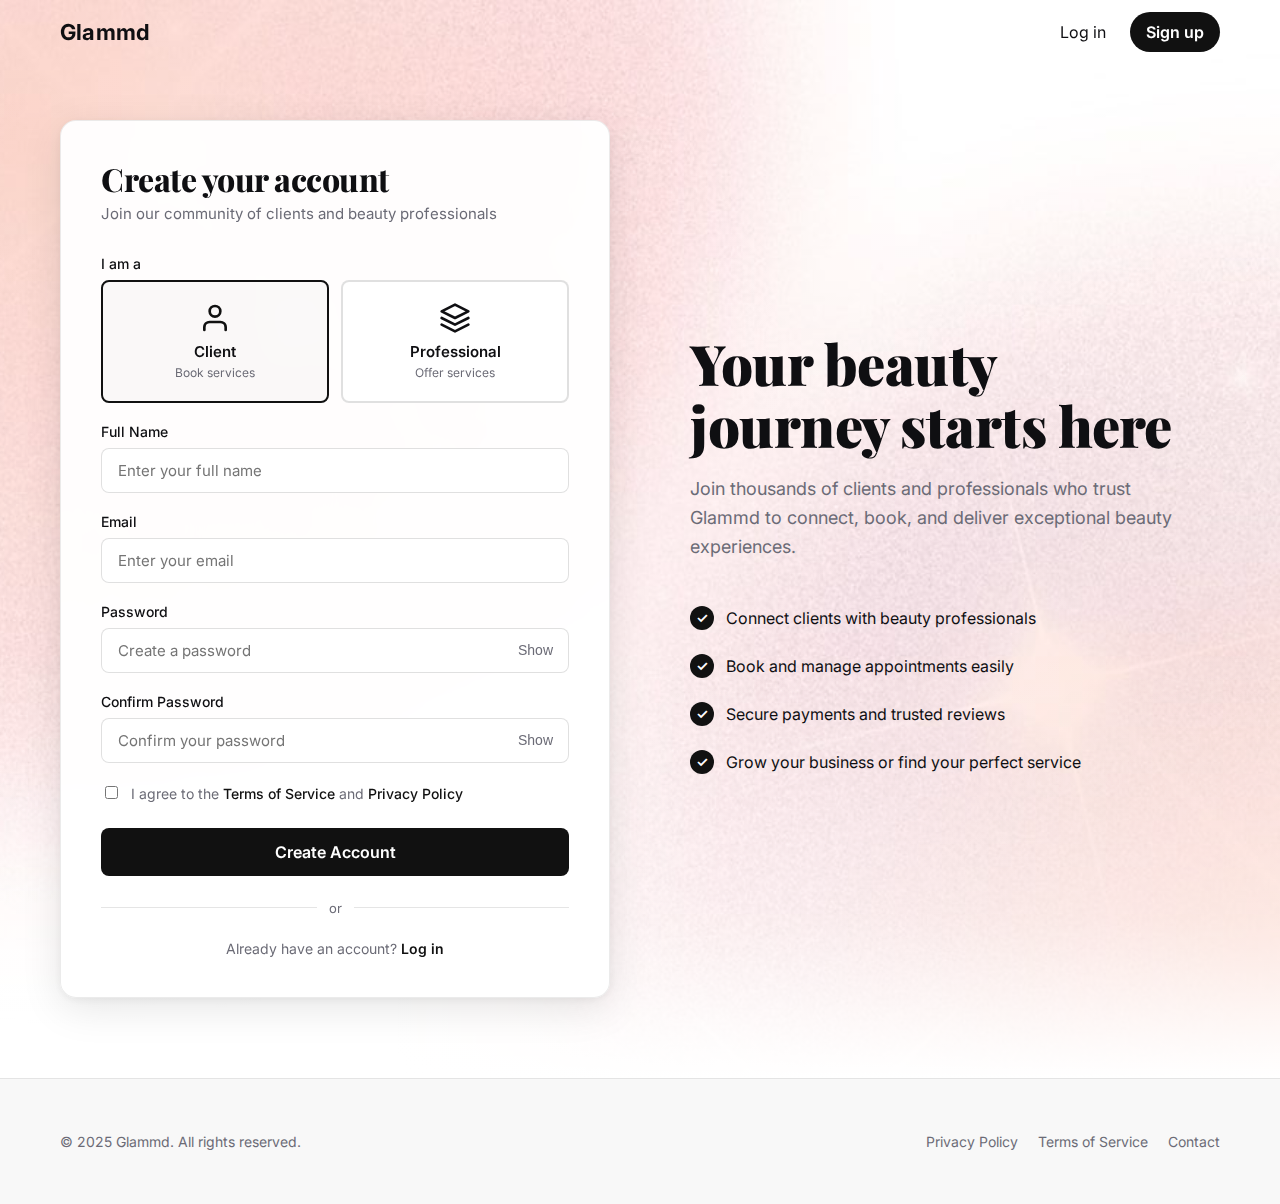
<file: intial/signup.html>
<!doctype html>
<html lang="en">
<head>
  <meta charset="utf-8" />
  <meta name="viewport" content="width=device-width, initial-scale=1" />
  <title>Sign Up - Glammd</title>

  <!-- Fonts: display + ui -->
  <link href="https://fonts.googleapis.com/css2?family=Playfair+Display:wght@700;800;900&family=Inter:wght@400;500;600&display=swap" rel="stylesheet">
  
  <!-- Embedded Styles -->
 <style>
  /* ===== Common Base Styles ===== */
  :root{
    --bg:#fff; --text:#0f0f12; --muted:#6b6b76;
    --accent:#111; --accent-text:#fff; --container:75rem; /* 1200px */
    --hero-image: url("img/download.jpeg");
    --hero-min-h: min(78svh, 51.25rem); /* 820px */
  }

  *{box-sizing:border-box}
  html,body{height:100%}
  body{
    margin:0; display:flex; flex-direction:column; min-height:100svh;
    font-family:Inter,system-ui,-apple-system,Segoe UI,Roboto,"Helvetica Neue",Arial,sans-serif;
    color:var(--text); background:var(--bg);
  }
  .container{
    max-width:var(--container);
    margin-inline:auto;
    padding-inline:1.25rem; /* 20px */
    width:100%;
  }

  /* ===== Header ===== */
  .site-header{
    position:fixed; top:0; left:0; right:0; z-index:50;
    height:4rem; /* 64px */
    display:block;
    transition:
      background .25s ease, border-color .25s ease,
      backdrop-filter .25s ease, -webkit-backdrop-filter .25s ease, box-shadow .25s ease;
    background: transparent;
    border-bottom: none;
    backdrop-filter: none;
    -webkit-backdrop-filter: none;
    box-shadow: none;
  }

  .site-header.show{
    backdrop-filter: saturate(150%) blur(0.5rem); /* 8px */
    -webkit-backdrop-filter: saturate(150%) blur(0.5rem);
    background: color-mix(in srgb, white 75%, transparent);
    border-bottom: 0.0625rem solid rgba(0,0,0,.06); /* 1px */
    box-shadow: 0 0.0625rem 0.625rem rgba(0,0,0,.04); /* 1px 10px */
  }

  .header-inner{
    height:4rem; /* 64px */
    display:flex; align-items:center; justify-content:space-between;
  }
  .brand{
    text-decoration:none; color:var(--text); font-weight:700;
    font-size:1.375rem; /* 22px */
    letter-spacing:0.0125rem; /* 0.2px */
  }
  .nav{ display:flex; gap:0.625rem } /* 10px */
  .nav-link{
    text-decoration:none; color:var(--text);
    padding:0.625rem 0.875rem; /* 10px 14px */
    border-radius:999px;
    transition: background .2s ease;
  }
  .nav-link:hover{ background: rgba(0,0,0,.05) }
  .cta{
    text-decoration:none; color:var(--accent-text); background:var(--accent);
    padding:0.625rem 1rem; /* 10px 16px */
    border-radius:999px; font-weight:600; transition: opacity .2s ease;
  }
  .cta:hover{ opacity: .85 }

  /* ===== Hero Section ===== */
  .hero{
    position: relative;
    min-height: auto;
    padding: 7.5rem 0 5rem; /* 120px 0 80px */

    background-image:
      linear-gradient(rgba(255,255,255,0.25), rgba(255,255,255,0.25)),
      var(--hero-image);
    background-size: cover;
    background-position: center 20%;
    background-repeat: no-repeat;
  }

  .hero::after{
    content:"";
    position:absolute; inset:0;
    background: linear-gradient(
      to bottom,
      rgba(255,255,255,0) 0%,
      rgba(255,255,255,0) 60%,
      rgba(255,255,255,0.4) 85%,
      rgba(255,255,255,1) 100%
    );
    pointer-events:none;
  }

  .hero-overlay{
    position:absolute; inset:0;
    background: linear-gradient(180deg, rgba(255,255,255,.0) 0%, rgba(255,255,255,.06) 40%, rgba(255,255,255,.08) 100%);
  }

  .hero-content{
    position: relative;
    z-index: 10;
    display: grid;
    grid-template-columns: 1fr 1fr;
    gap: 3.75rem; /* 60px */
    align-items: center;
  }

  /* ===== Sign Up Form Card ===== */
  .signup-card{
    position: relative;
    z-index: 10;
    background: rgba(255, 255, 255, 0.95);
    backdrop-filter: blur(0.625rem); /* 10px */
    -webkit-backdrop-filter: blur(0.625rem);
    border-radius: 1rem; /* 16px */
    padding: 2.5rem; /* 40px */
    width: 100%;
    box-shadow: 0 0.625rem 2.5rem rgba(0,0,0,.1), 0 0.125rem 0.5rem rgba(0,0,0,.06);
    border: 0.0625rem solid rgba(0,0,0,.08); /* 1px */
  }

  /* ===== Welcome Message Side ===== */
  .welcome-side{
    position: relative;
    z-index: 10;
    color: var(--text);
    padding: 1.25rem; /* 20px */
  }

  .welcome-title{
    margin: 0 0 1.25rem; /* 20px */
    font-family: "Playfair Display", Georgia, "Times New Roman", serif;
    font-weight: 900;
    font-size: clamp(2.25rem, 5vw, 3.5rem); /* 36px–56px */
    line-height: 1.1;
    letter-spacing: -0.03125rem; /* -0.5px */
  }

  .welcome-text{
    font-size: 1.125rem; /* 18px */
    line-height: 1.6;
    color: var(--muted);
    margin-bottom: 1.5rem; /* 24px */
  }

  .welcome-features{
    list-style: none;
    padding: 0;
    margin: 2rem 0 0; /* 32px */
  }

  .welcome-features li{
    padding: 0.75rem 0; /* 12px 0 */
    font-size: 1rem; /* 16px */
    color: var(--text);
    display: flex;
    align-items: center;
    gap: 0.75rem; /* 12px */
  }

  .welcome-features li::before{
    content: "✓";
    display: inline-flex;
    align-items: center;
    justify-content: center;
    width: 1.5rem; /* 24px */
    height: 1.5rem; /* 24px */
    background: var(--accent);
    color: white;
    border-radius: 50%;
    font-weight: 600;
    font-size: 0.875rem; /* 14px */
    flex-shrink: 0;
  }

  .signup-title{
    margin: 0 0 0.5rem; /* 8px */
    font-family: "Playfair Display", Georgia, "Times New Roman", serif;
    font-weight: 800;
    font-size: 2rem; /* 32px */
    line-height: 1.1;
    letter-spacing: -0.03125rem; /* -0.5px */
  }

  .signup-subtitle{
    margin: 0 0 2rem; /* 32px */
    color: var(--muted);
    font-size: 0.9375rem; /* 15px */
  }

  .form-group{
    margin-bottom: 1.25rem; /* 20px */
  }

  .form-label{
    display: block;
    margin-bottom: 0.5rem; /* 8px */
    font-weight: 500;
    font-size: 0.875rem; /* 14px */
    color: var(--text);
  }

  .form-input{
    width: 100%;
    padding: 0.75rem 1rem; /* 12px 16px */
    border: 0.0625rem solid rgba(0,0,0,.12); /* 1px */
    border-radius: 0.5rem; /* 8px */
    font-size: 0.9375rem; /* 15px */
    font-family: inherit;
    transition: border-color .2s ease, box-shadow .2s ease;
    background: white;
  }

  .form-input:focus{
    outline: none;
    border-color: var(--accent);
    box-shadow: 0 0 0 0.1875rem rgba(0,0,0,.05); /* 3px */
  }

  .form-input.error{
    border-color: #dc2626;
  }

  .error-message{
    display: none;
    margin-top: 0.375rem; /* 6px */
    font-size: 0.8125rem; /* 13px */
    color: #dc2626;
  }

  .error-message.show{
    display: block;
  }

  .password-toggle{
    position: relative;
  }

  .toggle-password-btn{
    position: absolute;
    right: 0.75rem; /* 12px */
    top: 50%;
    transform: translateY(-50%);
    background: none;
    border: none;
    color: var(--muted);
    cursor: pointer;
    padding: 0.25rem; /* 4px */
    font-size: 0.875rem; /* 14px */
    transition: color .2s ease;
  }

  .toggle-password-btn:hover{
    color: var(--text);
  }

  .form-checkbox-group{
    display: flex;
    align-items: flex-start;
    gap: 0.625rem; /* 10px */
    margin-bottom: 1.5rem; /* 24px */
  }

  .form-checkbox{
    margin-top: 0.1875rem; /* 3px */
    cursor: pointer;
  }

  .form-checkbox-label{
    font-size: 0.875rem; /* 14px */
    color: var(--muted);
    line-height: 1.5;
    cursor: pointer;
  }

  .form-checkbox-label a{
    color: var(--accent);
    text-decoration: none;
    font-weight: 500;
  }

  .form-checkbox-label a:hover{
    text-decoration: underline;
  }

  .user-type-group{
    display: grid;
    grid-template-columns: 1fr 1fr;
    gap: 0.75rem; /* 12px */
    margin-bottom: 1.25rem; /* 20px */
  }

  .user-type-option{
    position: relative;
  }

  .user-type-radio{
    position: absolute;
    opacity: 0;
    pointer-events: none;
  }

  .user-type-label{
    display: flex;
    flex-direction: column;
    align-items: center;
    padding: 1.25rem 1rem; /* 20px 16px */
    border: 0.125rem solid rgba(0,0,0,.12); /* 2px */
    border-radius: 0.5rem; /* 8px */
    cursor: pointer;
    transition: all .2s ease;
    background: white;
    text-align: center;
  }

  .user-type-radio:checked + .user-type-label{
    border-color: var(--accent);
    background: rgba(0,0,0,.02);
  }

  .user-type-label:hover{
    border-color: rgba(0,0,0,.25);
  }

  .user-type-icon{
    margin-bottom: 0.5rem; /* 8px */
    color: var(--text);
    display: flex;
    align-items: center;
    justify-content: center;
  }

  .user-type-radio:checked + .user-type-label .user-type-icon{
    color: var(--accent);
  }

  .user-type-title{
    font-weight: 600;
    font-size: 0.9375rem; /* 15px */
    color: var(--text);
    margin-bottom: 0.25rem; /* 4px */
  }

  .user-type-desc{
    font-size: 0.75rem; /* 12px */
    color: var(--muted);
    line-height: 1.3;
  }

  .submit-btn{
    width: 100%;
    padding: 0.875rem 1.5rem; /* 14px 24px */
    background: var(--accent);
    color: var(--accent-text);
    border: none;
    border-radius: 0.5rem; /* 8px */
    font-size: 1rem; /* 16px */
    font-weight: 600;
    cursor: pointer;
    transition: opacity .2s ease, transform .1s ease;
    font-family: inherit;
  }

  .submit-btn:hover{
    opacity: .9;
  }

  .submit-btn:active{
    transform: scale(0.98);
  }

  .submit-btn:disabled{
    opacity: .5;
    cursor: not-allowed;
  }

  .divider{
    display: flex;
    align-items: center;
    margin: 1.5rem 0; /* 24px */
    color: var(--muted);
    font-size: 0.8125rem; /* 13px */
  }

  .divider::before,
  .divider::after{
    content: "";
    flex: 1;
    height: 0.0625rem; /* 1px */
    background: rgba(0,0,0,.1);
  }

  .divider::before{
    margin-right: 0.75rem; /* 12px */
  }

  .divider::after{
    margin-left: 0.75rem; /* 12px */
  }

  .signin-link{
    text-align: center;
    font-size: 0.875rem; /* 14px */
    color: var(--muted);
  }

  .signin-link a{
    color: var(--accent);
    text-decoration: none;
    font-weight: 600;
  }

  .signin-link a:hover{
    text-decoration: underline;
  }

  /* ===== Footer ===== */
  .site-footer{ 
    flex-shrink:0; 
    background:#f8f8f8; 
    border-top:0.0625rem solid rgba(0,0,0,.08); /* 1px */
    padding:2.5rem 0; /* 40px */
    font-size:0.875rem; /* 14px */
    color:var(--muted);
    margin-top: auto;
  }
  .footer-inner{ 
    display:flex; 
    flex-wrap:wrap; 
    align-items:center; 
    justify-content:space-between; 
    gap:0.625rem; /* 10px */
    text-align:center;
  }
  .footer-links a{ 
    color:var(--muted); 
    text-decoration:none; 
    margin-left:1rem; /* 16px */
    transition:color .2s ease;
  }
  .footer-links a:hover{ 
    color:var(--text);
  }

  /* ===== Responsive ===== */
  @media (max-width: 60.5rem) { /* 968px */
    .hero-content{
      grid-template-columns: 1fr;
      gap: 2.5rem; /* 40px */
      padding: 5rem 0 2.5rem; /* 80px 0 40px */
    }

    .welcome-side{
      order: 2;
      text-align: center;
    }

    .signup-card{
      order: 1;
    }

    .welcome-features{
      display: inline-block;
      text-align: left;
    }
  }

  @media (max-width: 40rem) { /* 640px */
    .signup-card{
      padding: 2rem 1.5rem; /* 32px 24px */
    }

    .signup-title{
      font-size: 1.75rem; /* 28px */
    }

    .user-type-group{
      grid-template-columns: 1fr;
    }
  }
</style>

</head>
<body>
  <!-- Header -->
  <header id="siteHeader" class="site-header">
    <div class="container header-inner">
      <a class="brand" href="index.html">Glammd</a>
      <nav class="nav">
        <a href="login.html" class="nav-link">Log in</a>
        <a href="signup.html" class="cta">Sign up</a>
      </nav>
    </div>
  </header>

  <!-- Hero with Sign Up Form -->
  <section class="hero">
    <div class="hero-overlay"></div>
    <div class="container hero-content">
      <div class="signup-card">
        <h1 class="signup-title">Create your account</h1>
        <p class="signup-subtitle">Join our community of clients and beauty professionals</p>
        
        <form id="signupForm" novalidate>
          <div class="form-group">
            <label class="form-label">I am a</label>
            <div class="user-type-group">
              <div class="user-type-option">
                <input 
                  type="radio" 
                  id="userTypeClient" 
                  name="userType" 
                  value="client" 
                  class="user-type-radio"
                  checked
                  required
                />
                <label for="userTypeClient" class="user-type-label">
                  <div class="user-type-icon">
                    <svg width="32" height="32" viewBox="0 0 24 24" fill="none" stroke="currentColor" stroke-width="2" stroke-linecap="round" stroke-linejoin="round">
                      <path d="M20 21v-2a4 4 0 0 0-4-4H8a4 4 0 0 0-4 4v2"></path>
                      <circle cx="12" cy="7" r="4"></circle>
                    </svg>
                  </div>
                  <div class="user-type-title">Client</div>
                  <div class="user-type-desc">Book services</div>
                </label>
              </div>
              <div class="user-type-option">
                <input 
                  type="radio" 
                  id="userTypeProfessional" 
                  name="userType" 
                  value="professional" 
                  class="user-type-radio"
                  required
                />
                <label for="userTypeProfessional" class="user-type-label">
                  <div class="user-type-icon">
                    <svg width="32" height="32" viewBox="0 0 24 24" fill="none" stroke="currentColor" stroke-width="2" stroke-linecap="round" stroke-linejoin="round">
                      <path d="M12 2L2 7l10 5 10-5-10-5z"></path>
                      <path d="M2 17l10 5 10-5"></path>
                      <path d="M2 12l10 5 10-5"></path>
                    </svg>
                  </div>
                  <div class="user-type-title">Professional</div>
                  <div class="user-type-desc">Offer services</div>
                </label>
              </div>
            </div>
          </div>

          <div class="form-group">
            <label for="fullName" class="form-label">Full Name</label>
            <input 
              type="text" 
              id="fullName" 
              name="fullName" 
              class="form-input" 
              placeholder="Enter your full name"
              required
            />
            <div class="error-message" id="fullNameError">Please enter your full name</div>
          </div>

          <div class="form-group">
            <label for="email" class="form-label">Email</label>
            <input 
              type="email" 
              id="email" 
              name="email" 
              class="form-input" 
              placeholder="Enter your email"
              required
            />
            <div class="error-message" id="emailError">Please enter a valid email address</div>
          </div>

          <div class="form-group">
            <label for="password" class="form-label">Password</label>
            <div class="password-toggle">
              <input 
                type="password" 
                id="password" 
                name="password" 
                class="form-input" 
                placeholder="Create a password"
                required
              />
              <button type="button" class="toggle-password-btn" id="togglePassword">
                Show
              </button>
            </div>
            <div class="error-message" id="passwordError">Password must be at least 8 characters</div>
          </div>

          <div class="form-group">
            <label for="confirmPassword" class="form-label">Confirm Password</label>
            <div class="password-toggle">
              <input 
                type="password" 
                id="confirmPassword" 
                name="confirmPassword" 
                class="form-input" 
                placeholder="Confirm your password"
                required
              />
              <button type="button" class="toggle-password-btn" id="toggleConfirmPassword">
                Show
              </button>
            </div>
            <div class="error-message" id="confirmPasswordError">Passwords do not match</div>
          </div>

          <div class="form-checkbox-group">
            <input 
              type="checkbox" 
              id="terms" 
              name="terms" 
              class="form-checkbox"
              required
            />
            <label for="terms" class="form-checkbox-label">
              I agree to the <a href="#">Terms of Service</a> and <a href="#">Privacy Policy</a>
            </label>
          </div>

          <button type="submit" class="submit-btn">Create Account</button>
        </form>

        <div class="divider">or</div>

        <div class="signin-link">
          Already have an account? <a href="login.html">Log in</a>
        </div>
      </div>

      <div class="welcome-side">
        <h2 class="welcome-title">Your beauty journey starts here</h2>
        <p class="welcome-text">
          Join thousands of clients and professionals who trust Glammd to connect, book, and deliver exceptional beauty experiences.
        </p>
        <ul class="welcome-features">
          <li>Connect clients with beauty professionals</li>
          <li>Book and manage appointments easily</li>
          <li>Secure payments and trusted reviews</li>
          <li>Grow your business or find your perfect service</li>
        </ul>
      </div>
    </div>
  </section>

  <!-- Footer -->
  <footer class="site-footer">
    <div class="container footer-inner">
      <p>© 2025 Glammd. All rights reserved.</p>
      <div class="footer-links">
        <a href="#">Privacy Policy</a>
        <a href="#">Terms of Service</a>
        <a href="#">Contact</a>
      </div>
    </div>
  </footer>

  <!-- Embedded JavaScript -->
  <script>
    // Header scroll effect
    const header = document.getElementById('siteHeader');
    let lastScroll = 0;

    window.addEventListener('scroll', () => {
      const currentScroll = window.pageYOffset;
      
      if (currentScroll > 50) {
        header.classList.add('show');
      } else {
        header.classList.remove('show');
      }
      
      lastScroll = currentScroll;
    });

    // Password toggle functionality
    const togglePassword = document.getElementById('togglePassword');
    const passwordInput = document.getElementById('password');
    const toggleConfirmPassword = document.getElementById('toggleConfirmPassword');
    const confirmPasswordInput = document.getElementById('confirmPassword');

    togglePassword.addEventListener('click', () => {
      const type = passwordInput.getAttribute('type') === 'password' ? 'text' : 'password';
      passwordInput.setAttribute('type', type);
      togglePassword.textContent = type === 'password' ? 'Show' : 'Hide';
    });

    toggleConfirmPassword.addEventListener('click', () => {
      const type = confirmPasswordInput.getAttribute('type') === 'password' ? 'text' : 'password';
      confirmPasswordInput.setAttribute('type', type);
      toggleConfirmPassword.textContent = type === 'password' ? 'Show' : 'Hide';
    });

    // Form validation and submission
    const signupForm = document.getElementById('signupForm');
    const fullNameInput = document.getElementById('fullName');
    const emailInput = document.getElementById('email');
    const termsCheckbox = document.getElementById('terms');

    // Email validation regex
    const emailRegex = /^[^\s@]+@[^\s@]+\.[^\s@]+$/;

    // Clear error on input
    [fullNameInput, emailInput, passwordInput, confirmPasswordInput].forEach(input => {
      input.addEventListener('input', () => {
        input.classList.remove('error');
        const errorElement = document.getElementById(`${input.id}Error`);
        if (errorElement) {
          errorElement.classList.remove('show');
        }
      });
    });

    signupForm.addEventListener('submit', (e) => {
      e.preventDefault();
      
      let isValid = true;

      // Validate full name
      if (fullNameInput.value.trim() === '') {
        fullNameInput.classList.add('error');
        document.getElementById('fullNameError').classList.add('show');
        isValid = false;
      }

      // Validate email
      if (!emailRegex.test(emailInput.value.trim())) {
        emailInput.classList.add('error');
        document.getElementById('emailError').classList.add('show');
        isValid = false;
      }

      // Validate password
      if (passwordInput.value.length < 8) {
        passwordInput.classList.add('error');
        document.getElementById('passwordError').classList.add('show');
        isValid = false;
      }

      // Validate password match
      if (passwordInput.value !== confirmPasswordInput.value) {
        confirmPasswordInput.classList.add('error');
        document.getElementById('confirmPasswordError').classList.add('show');
        isValid = false;
      }

      // Validate terms checkbox
      if (!termsCheckbox.checked) {
        alert('Please agree to the Terms of Service and Privacy Policy');
        isValid = false;
      }

      if (isValid) {
        // Get selected user type
        const userType = document.querySelector('input[name="userType"]:checked').value;
        
        // Form is valid - you can submit to your backend here
        console.log('Form submitted successfully!');
        console.log({
          userType: userType,
          fullName: fullNameInput.value,
          email: emailInput.value,
          password: passwordInput.value
        });
        
        // Show success message
        alert(`Account created successfully! Welcome to Glammd as a ${userType}.`);
        
        // Redirect based on user type
        if (userType === 'client') {
          window.location.href = 'clientdashboard.html';
        } else if (userType === 'professional') {
          window.location.href = 'professionaldashboard.html';
        }
      }
    });
  </script>
</body>
</html>
</file>
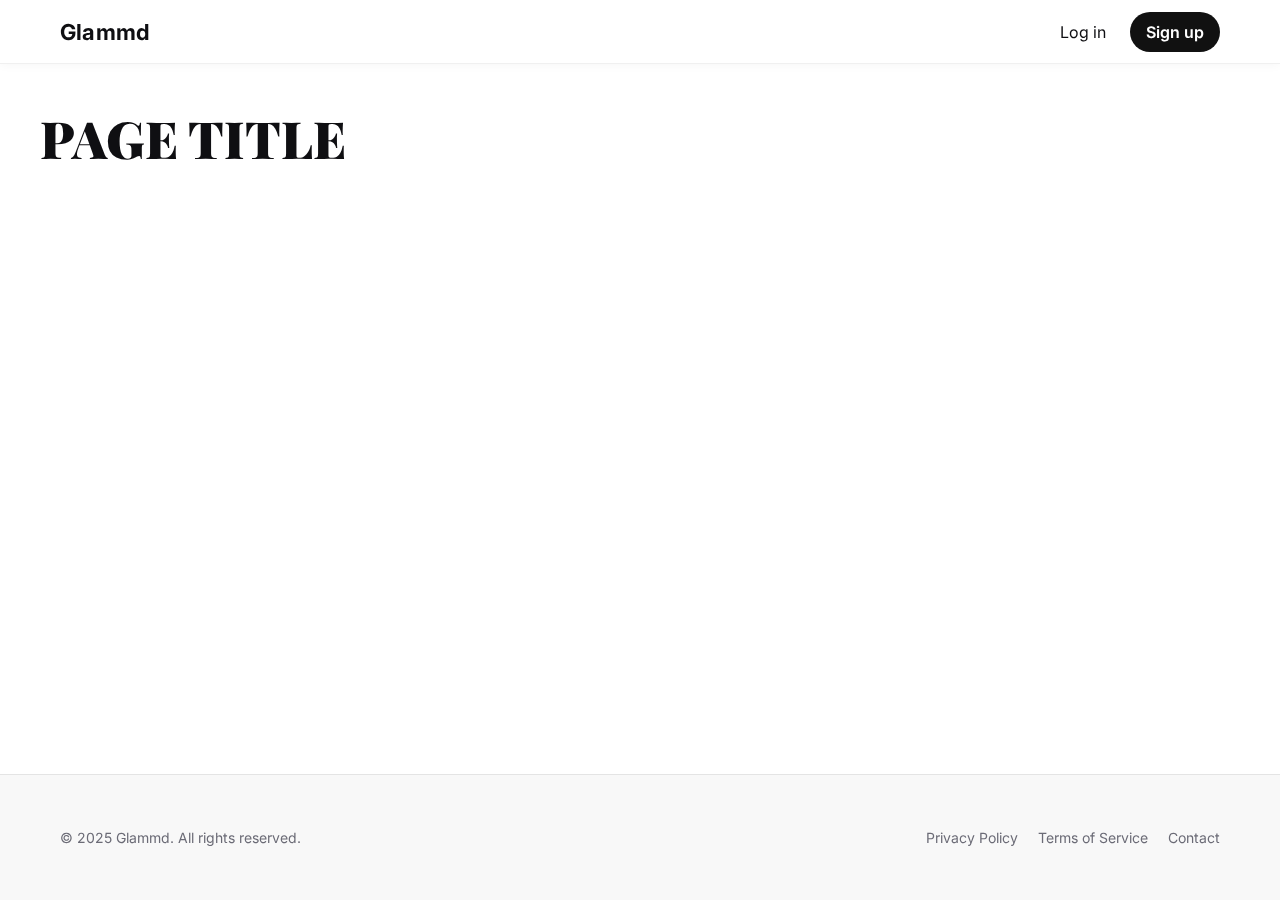
<file: intial/skeleton.html>
<!doctype html>
<html lang="en" class="has-solid-header">
<head>
  <meta charset="utf-8" />
  <meta name="viewport" content="width=device-width, initial-scale=1" />
  <title>Glammd — PAGE TITLE</title>

  <!-- Fonts -->
  <link href="https://fonts.googleapis.com/css2?family=Playfair+Display:wght@700;800;900&family=Inter:wght@400;500;600&display=swap" rel="stylesheet">

  <!-- Shared Styles -->
  <link rel="stylesheet" href="common.css">
</head>

<body class="has-solid-header">
  <!-- Header -->
  <header id="siteHeader" class="site-header">
    <div class="container header-inner">
      <a class="brand" href="index.html">Glammd</a>
      <nav class="nav">
        <a class="nav-link" href="login.html">Log in</a>
        <a class="cta" href="signup.html">Sign up</a>
      </nav>
    </div>
  </header>

  <!-- Main content -->
  <main class="page">
    <div class="container" style="padding:40px 0;">
      <h1 style="margin:0; font-family:'Playfair Display',serif; font-weight:900; font-size:clamp(32px,4vw,56px);">
        PAGE TITLE
      </h1>
      <!-- Empty for now — add your page content later -->
    </div>
  </main>

  <!-- Footer -->
  <footer class="site-footer">
    <div class="container footer-inner">
      <p>© 2025 Glammd. All rights reserved.</p>
      <div class="footer-links">
        <a href="#">Privacy Policy</a>
        <a href="#">Terms of Service</a>
        <a href="#">Contact</a>
      </div>
    </div>
  </footer>
</body>
</html>
</file>
<file: intial/common.css>
:root{
  --bg:#fff; --text:#0f0f12; --muted:#6b6b76;
  --accent:#111; --accent-text:#fff; --container:1200px;
}

*{box-sizing:border-box}
html,body{height:100%}
body{
  margin:0; display:flex; flex-direction:column; min-height:100svh;
  font-family:Inter,system-ui,-apple-system,Segoe UI,Roboto,"Helvetica Neue",Arial,sans-serif;
  color:var(--text); background:var(--bg);
}
.container{max-width:var(--container); margin-inline:auto; padding-inline:20px; width:100%}

/* ===== Header (base look for all pages) ===== */
.site-header{
  position:fixed; top:0; left:0; right:0; z-index:50;
  height:64px;
  display:block;
  transition:
    background .25s ease, border-color .25s ease,
    backdrop-filter .25s ease, -webkit-backdrop-filter .25s ease, box-shadow .25s ease;
}
.header-inner{
  height:64px; display:flex; align-items:center; justify-content:space-between;
}
.brand{ text-decoration:none; color:var(--text); font-weight:700; font-size:22px; letter-spacing:.2px }
.nav{ display:flex; gap:10px }
.nav-link{ text-decoration:none; color:var(--text); padding:10px 14px; border-radius:999px }
.cta{ text-decoration:none; color:var(--accent-text); background:var(--accent); padding:10px 16px; border-radius:999px; font-weight:600 }

/* Default: inner pages have a solid bar from the start */
.has-solid-header .site-header{
  backdrop-filter:saturate(150%) blur(8px); -webkit-backdrop-filter:saturate(150%) blur(8px);
  background:color-mix(in srgb, white 75%, transparent);
  border-bottom:1px solid rgba(0,0,0,.06);
  box-shadow:0 1px 10px rgba(0,0,0,.04);
}

/* Layout regions */
main.page{ flex:1 0 auto; padding-top:64px }  /* offset for fixed header */
.site-footer{ flex-shrink:0; background:#f8f8f8; border-top:1px solid rgba(0,0,0,.08); padding:40px 0; font-size:14px; color:var(--muted) }
.footer-inner{ display:flex; flex-wrap:wrap; align-items:center; justify-content:space-between; gap:10px; text-align:center }
.footer-links a{ color:var(--muted); text-decoration:none; margin-left:16px; transition:color .2s ease }
.footer-links a:hover{ color:var(--text) }


/* ===== Breadcrumbs (shared) ===== */
.breadcrumbs-wrap { padding: 12px 0 6px; }
.breadcrumbs {
  display: flex; flex-wrap: wrap; align-items: center; gap: 6px;
  font-size: 14px; color: var(--muted);
  list-style: none; margin: 0; padding: 0;
}
.breadcrumbs a {
  color: var(--muted); text-decoration: none;
}
.breadcrumbs a:hover { color: var(--text); }
.breadcrumbs li { display: inline-flex; align-items: center; gap: 6px; }
.breadcrumbs li + li::before {
  content: "›"; opacity: .6;
}
.breadcrumbs .current {
  color: var(--text); font-weight: 600;
}
</file>
